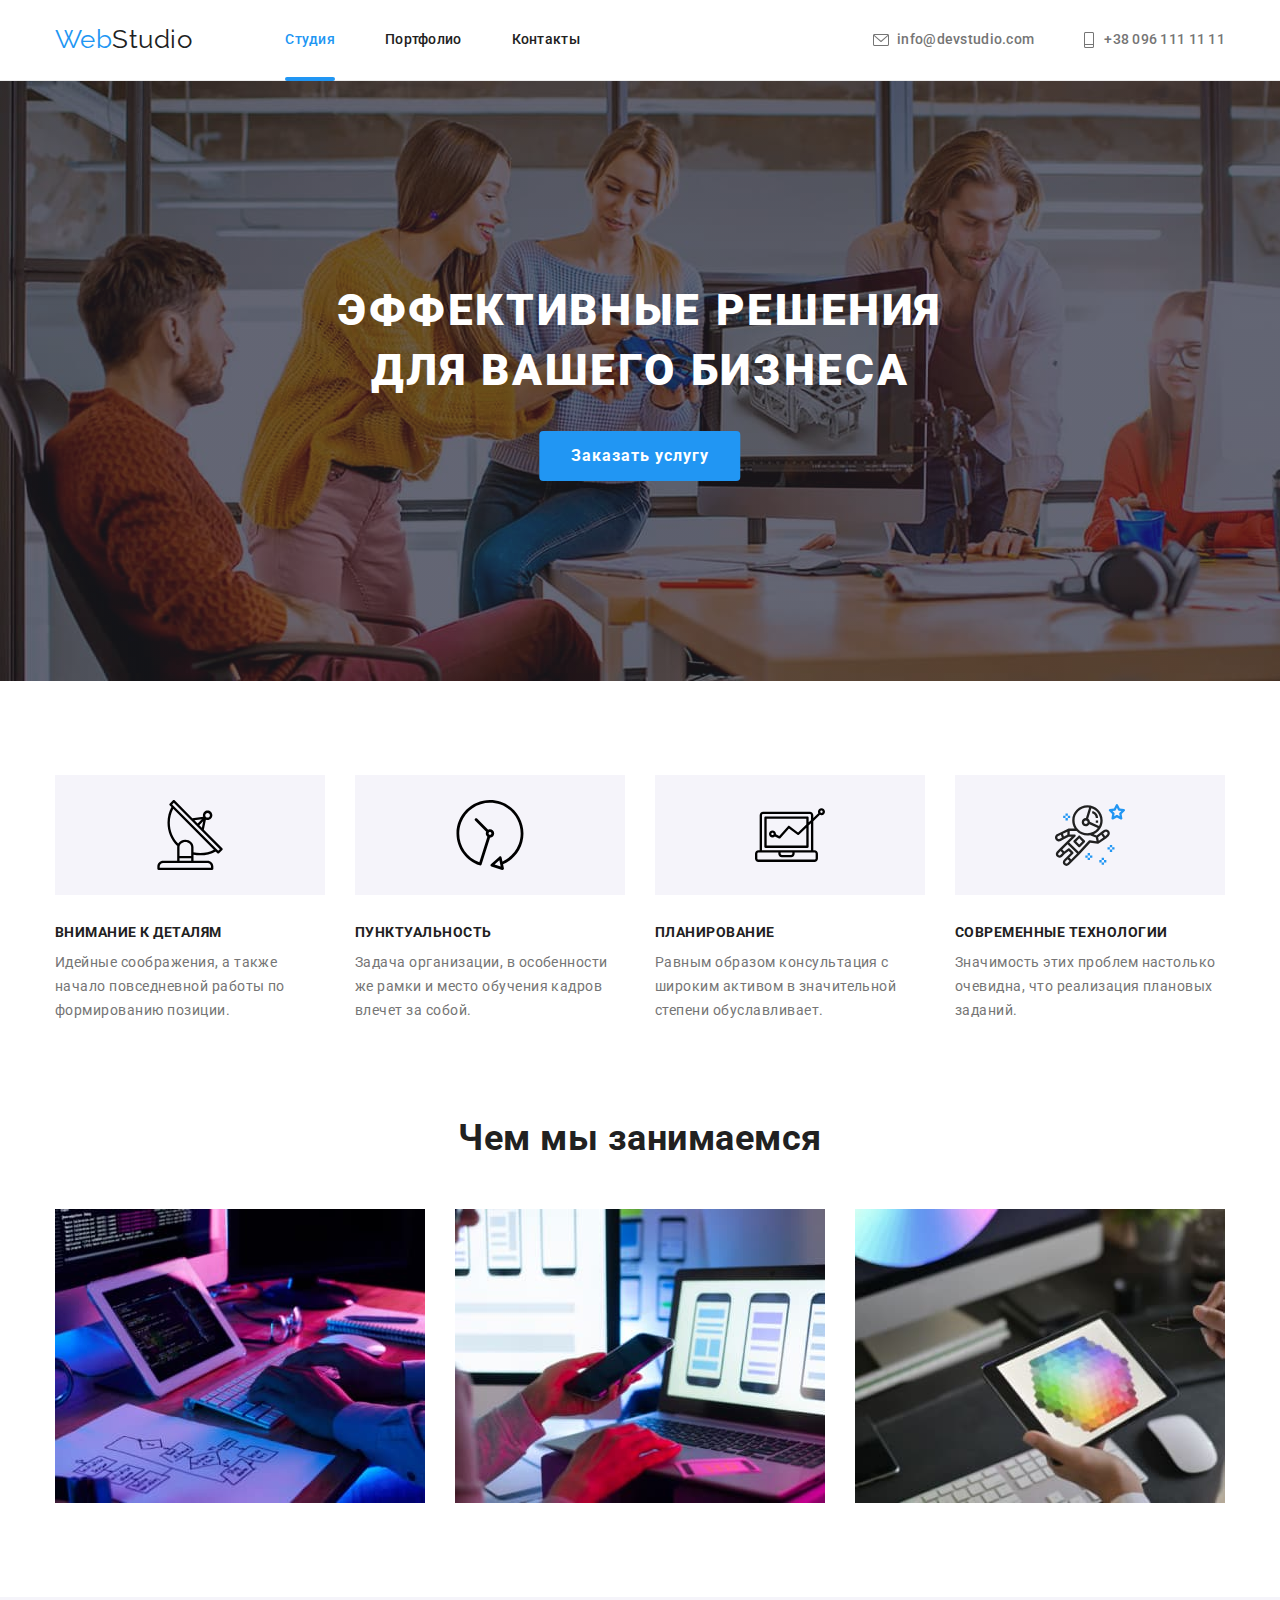
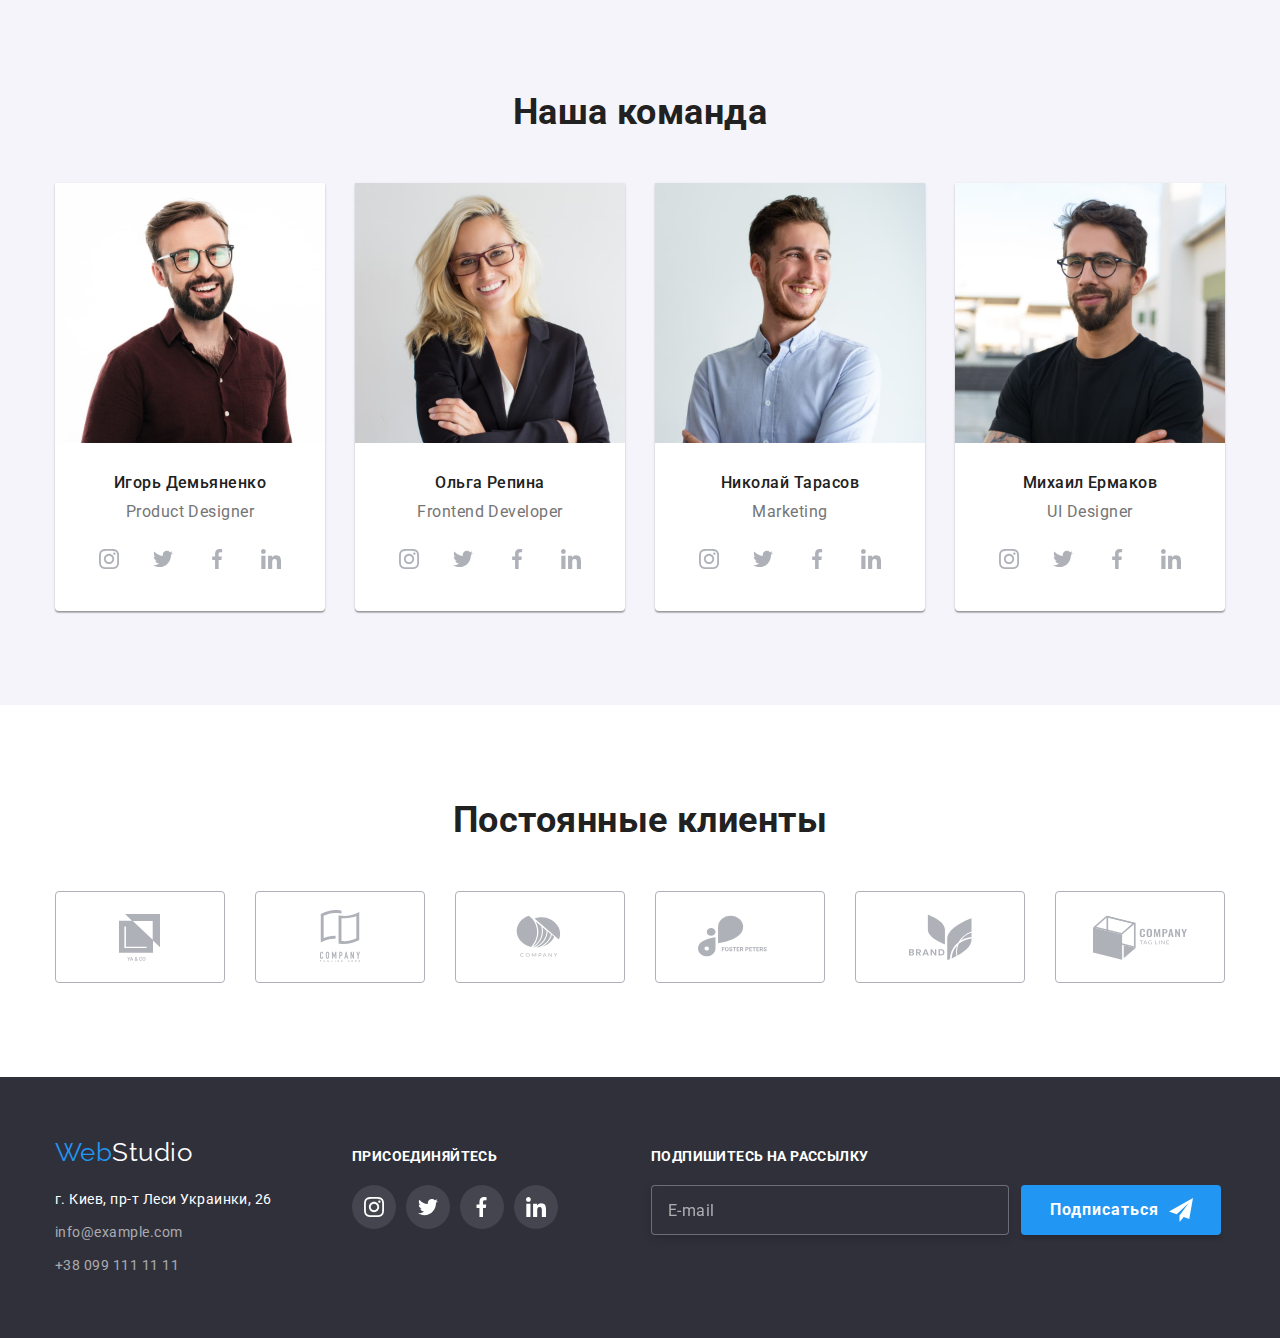
<file: index.html>
<!DOCTYPE html>
<html lang="ru">
  <head>
    <meta charset="UTF-8" />
    <meta http-equiv="X-UA-Compatible" content="IE=edge" />
    <meta name="viewport" content="width=device-width, initial-scale=1.0" />
    <title>Студия</title>
    <link rel="preconnect" href="https://fonts.googleapis.com" />
    <link rel="preconnect" href="https://fonts.gstatic.com" crossorigin />
    <link
      href="https://fonts.googleapis.com/css2?family=Raleway:wght@700&family=Roboto:wght@400;500;700;900&display=swap"
      rel="stylesheet"
    />
    <!-- <link rel="stylesheet" href="./css/modern-normalize.css" /> -->
    <!-- <link rel="stylesheet" href="./css/styles.css" /> -->
    <title>Препроцессор SASS</title>
    <link rel="stylesheet" href="./css/main.min.css" />
  </head>
  <body>
    <!-- Шапка сайта -->
    <header class="page-header">
      <div class="page-header__header container">
        <a class="page-header__logo" href="" lang="en"
          >Web<span class="page-header__accent">Studio</span></a
        >
        <button
          type="button"
          class="menu-button"
          aria-expanded="false"
          aria-controls="menu-container"
          data-header-mobile-open
        >
          <svg width="40px" height="40px" aria-label="переключатель мобильного меню">
            <use class="icon-menu" href="./images/sprite.svg#icon-menu"></use>
          </svg>
        </button>
        <div data-header-mobile class="header-mobile" id="menu-container">
          <button data-header-mobile-close type="button" class="header-mobile__button">
            <svg width="40" height="40">
              <use class="icon-cross" href="./images/sprite.svg#icon-close-header-mobile"></use>
            </svg>
          </button>
          <div class="header-mobile__flex">
            <nav>
              <ul class="header-mobile__nav">
                <li class="header-mobile__item">
                  <a href="./index.html" class="header-mobile__link header-mobile__link--current"
                    >Студия</a
                  >
                </li>
                <li class="header-mobile__item">
                  <a href="./portfolio/portfolio.html" class="header-mobile__link">Портфолио</a>
                </li>
                <li class="header-mobile__item">
                  <a href="" class="header-mobile__link">Контакты</a>
                </li>
              </ul>
            </nav>
            <div>
              <ul class="header-mobile__contacts">
                <li class="header-mobile__item-contact">
                  <a href="tel:+380961111111" class="header-mobile__tel"> +38 096 111 11 11 </a>
                </li>
                <li class="header-mobile__item-contact">
                  <a href="mailto:info@devstudio.com" class="header-mobile__mail">
                    info@devstudio.com
                  </a>
                </li>
              </ul>
              <ul class="header-mobile__social">
                <li class="header-mobile__socialitem">
                  <a class="header-mobile__sociallink" href="">Instagram</a>
                </li>
                <li class="header-mobile__socialitem">
                  <a class="header-mobile__sociallink" href="">Twitter</a>
                </li>
                <li class="header-mobile__socialitem">
                  <a class="header-mobile__sociallink" href="">Facebook</a>
                </li>
                <li class="header-mobile__socialitem">
                  <a class="header-mobile__sociallink" href="">LinkedIn</a>
                </li>
              </ul>
            </div>
          </div>
        </div>

        <div class="page-header__tablet-desktop">
          <nav>
            <ul class="page-header__nav">
              <li class="page-header__item">
                <a href="./index.html" class="page-header__link page-header__link--current"
                  >Студия</a
                >
              </li>
              <li class="page-header__item">
                <a href="./portfolio/portfolio.html" class="page-header__link">Портфолио</a>
              </li>
              <li class="page-header__item">
                <a href="" class="page-header__link">Контакты</a>
              </li>
            </ul>
          </nav>
          <ul class="page-header__contacts">
            <li class="page-header__item-contact">
              <a href="mailto:info@devstudio.com" class="page-header__mail"
                ><svg class="page-header__mailicon">
                  <use href="./images/sprite.svg#icon-envelope"></use>
                </svg>
                info@devstudio.com
              </a>
            </li>
            <li class="page-header__item-contact">
              <a href="tel:+380961111111" class="page-header__tel">
                <svg class="page-header__telicon">
                  <use href="./images/sprite.svg#icon-phone"></use>
                </svg>
                +38 096 111 11 11
              </a>
            </li>
          </ul>
        </div>
      </div>
    </header>

    <!-- Главное поле -->
    <main>
      <!-- Герой -->
      <section class="hero">
        <div class="container">
          <h1 class="hero__title">
            Эффективные решения <br />
            для вашего бизнеса
          </h1>
          <button data-modal-open type="button" class="hero__button">Заказать услугу</button>
          <div data-modal class="modal__backdrop modal__backdrop--is-hidden">
            <div class="modal">
              <button data-modal-close type="button" class="modal__btnclose">
                <svg width="11" height="11">
                  <use href="./images/sprite.svg#icon-button-modal-close"></use>
                </svg>
              </button>
              <form class="modal__form" autocomplete="off">
                <h3 class="modal__title">Оставьте свои данные, мы вам перезвоним</h3>

                <div class="modal__field">
                  <label class="modal__label" for="user-name">Имя</label>
                  <input
                    class="modal__input"
                    type="text"
                    name="user-name"
                    id="user-name"
                    autocomplete="on"
                    autofocus
                  />
                  <svg class="modal__svg" width="12" height="12">
                    <use href="./images/sprite.svg#icon-man"></use>
                  </svg>
                </div>

                <div class="modal__field">
                  <label class="modal__label" for="user-tel">Телефон</label>
                  <input
                    class="modal__input"
                    type="tel"
                    name="user-tel"
                    id="user-tel"
                    autocomplete="on"
                  />
                  <svg class="modal__svg" width="12" height="12">
                    <use href="./images/sprite.svg#icon-handset"></use>
                  </svg>
                </div>

                <div class="modal__field">
                  <label class="modal__label" for="user-email">Почта</label>
                  <input
                    class="modal__input"
                    type="email"
                    name="user-email"
                    id="user-email"
                    autocomplete="on"
                  />
                  <svg class="modal__svg" width="12" height="12">
                    <use href="./images/sprite.svg#icon-envelop-black"></use>
                  </svg>
                </div>

                <div class="modal__field modal__comment">
                  <label class="modal__label" for="comment">Комментарий</label>
                  <textarea
                    class="modal__textarea"
                    name="comment"
                    id="comment"
                    rows="10"
                    placeholder="Введите текст"
                  ></textarea>
                </div>

                <div class="modal__field modal__agreement">
                  <label class="modal__condition" for="agreement">
                    <input
                      class="modal__checkbox"
                      type="checkbox"
                      name=""
                      value="agreement"
                      id="agreement"
                    />
                    <svg class="modal__icon" width="16" height="15">
                      <use href="./images/sprite.svg#icon-check"></use>
                    </svg>
                    <span class="modal__text">Соглашаюсь с рассылкой и принимаю</span>
                    <a class="modal__text--accent" href="">Условия договора</a>
                  </label>
                </div>
                <button class="modal__button" type="submit">Отправить</button>
              </form>
            </div>
          </div>
        </div>
      </section>

      <!-- Преимущества -->
      <section class="features">
        <div class="container">
          <ul class="features__list">
            <li class="features__item features__item-antenna">
              <div class="features__bgc">
                <svg class="features__icon">
                  <use href="./images/sprite.svg#icon-antenna"></use>
                </svg>
              </div>
              <h3 class="features__title">Внимание к деталям</h3>
              <p class="features__text">
                Идейные соображения, а также начало повседневной работы по формированию позиции.
              </p>
            </li>
            <li class="features__item features__item-clock">
              <div class="features__bgc">
                <svg class="features__icon">
                  <use href="./images/sprite.svg#icon-clock"></use>
                </svg>
              </div>
              <h3 class="features__title">Пунктуальность</h3>
              <p class="features__text">
                Задача организации, в особенности же рамки и место обучения кадров влечет за собой.
              </p>
            </li>
            <li class="features__item features__item-computer">
              <div class="features__bgc">
                <svg class="features__icon">
                  <use href="./images/sprite.svg#icon-computer"></use>
                </svg>
              </div>
              <h3 class="features__title">Планирование</h3>
              <p class="features__text">
                Равным образом консультация с широким активом в значительной степени обуславливает.
              </p>
            </li>
            <li class="features__item features__item-astronaut">
              <div class="features__bgc">
                <svg class="features__icon">
                  <use href="./images/sprite.svg#icon-astronaut"></use>
                </svg>
              </div>
              <h3 class="features__title">Современные технологии</h3>
              <p class="features__text">
                Значимость этих проблем настолько очевидна, что реализация плановых заданий.
              </p>
            </li>
          </ul>
        </div>
      </section>

      <!-- Примеры работ -->
      <section class="examples">
        <div class="container">
          <h2 class="examples__title">Чем мы занимаемся</h2>
          <ul class="examples__list">
            <li class="examples__item">
              <img
                class="examples__photo"
                srcset="./images/example_code.jpg 1x, ./images/example_code2x.jpg 2x"
                src="./images/example_code.jpg"
                alt="Человек пишет программный код"
                width="370"
                height="294"
              />
              <div class="examples__window">Десктопные приложения</div>
            </li>
            <li class="examples__item">
              <img
                class="examples__photo"
                srcset="./images/example_display.jpg 1x, ./images/example_display2x.jpg 2x"
                src="./images/example_display.jpg"
                alt="Человек верстает сайт"
                width="370"
                height="294"
              />
              <div class="examples__window">Мобильные приложения</div>
            </li>
            <li class="examples__item">
              <img
                class="examples__photo"
                srcset="./images/example_color.jpg 1x, ./images/example_color2x.jpg 2x"
                src="./images/example_color.jpg"
                alt="Человек подбирает цветовую гамму"
                width="370"
                height="294"
              />
              <div class="examples__window">Дизайнерские решения</div>
            </li>
          </ul>
        </div>
      </section>

      <!-- Команда -->
      <section class="team">
        <div class="container">
          <h2 class="team__title">Наша команда</h2>
          <ul class="team__list">
            <li class="team__item">
              <picture>
                <source srcset="./images/ihor(mobile).jpg" media="(max-width: 767px)" />
                <source srcset="./images/ihor(tablet).jpg" media="(max-width: 1199px)" />
                <img class="team__photo" src="./images/ihor.jpg" alt="Фото Игорь Демьяненко" />
              </picture>
              <div class="team__data">
                <h3 class="team__name">Игорь Демьяненко</h3>
                <p class="team__text" lang="en">Product Designer</p>
              </div>
              <ul class="team__links">
                <li class="team__button">
                  <a class="team__btnlink" href="">
                    <svg class="team__btnitem" width="20" height="20">
                      <use href="./images/sprite.svg#icon-instagram-1"></use>
                    </svg>
                  </a>
                </li>
                <li class="team__button">
                  <a class="team__btnlink" href="">
                    <svg class="team__btnitem" width="20" height="20">
                      <use href="./images/sprite.svg#icon-twitter-1"></use>
                    </svg>
                  </a>
                </li>
                <li class="team__button">
                  <a class="team__btnlink" href="">
                    <svg class="team__btnitem" width="20" height="20">
                      <use href="./images/sprite.svg#icon-fb-1"></use>
                    </svg>
                  </a>
                </li>
                <li class="team__button">
                  <a class="team__btnlink" href="">
                    <svg class="team__btnitem" width="20" height="20">
                      <use href="./images/sprite.svg#icon-linkedin-1"></use>
                    </svg>
                  </a>
                </li>
              </ul>
            </li>
            <li class="team__item">
              <picture>
                <source srcset="./images/olga(mobile).jpg" media="(max-width: 767px)" />
                <source srcset="./images/olga(tablet).jpg" media="(max-width: 1199px)" />
                <img class="team__photo" src="./images/olga.jpg" alt="Фото Ольга Репина" />
              </picture>
              <div class="team__data">
                <h3 class="team__name">Ольга Репина</h3>
                <p class="team__text" lang="en">Frontend Developer</p>
              </div>
              <ul class="team__links">
                <li class="team__button">
                  <a class="team__btnlink" href="">
                    <svg class="team__btnitem" width="20" height="20">
                      <use href="./images/sprite.svg#icon-instagram-1"></use>
                    </svg>
                  </a>
                </li>
                <li class="team__button">
                  <a class="team__btnlink" href="">
                    <svg class="team__btnitem" width="20" height="20">
                      <use href="./images/sprite.svg#icon-twitter-1"></use>
                    </svg>
                  </a>
                </li>
                <li class="team__button">
                  <a class="team__btnlink" href="">
                    <svg class="team__btnitem" width="20" height="20">
                      <use href="./images/sprite.svg#icon-fb-1"></use>
                    </svg>
                  </a>
                </li>
                <li class="team__button">
                  <a class="team__btnlink" href="">
                    <svg class="team__btnitem" width="20" height="20">
                      <use href="./images/sprite.svg#icon-linkedin-1"></use>
                    </svg>
                  </a>
                </li>
              </ul>
            </li>
            <li class="team__item">
              <picture>
                <source srcset="./images/nikolai(mobile).jpg" media="(max-width: 767px)" />
                <source srcset="./images/nikolai(tablet).jpg" media="(max-width: 1199px)" />
                <img class="team__photo" src="./images/nikolai.jpg" alt="Фото Николай Тарасов" />
              </picture>
              <div class="team__data">
                <h3 class="team__name">Николай Тарасов</h3>
                <p class="team__text" lang="en">Marketing</p>
              </div>
              <ul class="team__links">
                <li class="team__button">
                  <a class="team__btnlink" href="">
                    <svg class="team__btnitem" width="20" height="20">
                      <use href="./images/sprite.svg#icon-instagram-1"></use>
                    </svg>
                  </a>
                </li>
                <li class="team__button">
                  <a class="team__btnlink" href="">
                    <svg class="team__btnitem" width="20" height="20">
                      <use href="./images/sprite.svg#icon-twitter-1"></use>
                    </svg>
                  </a>
                </li>
                <li class="team__button">
                  <a class="team__btnlink" href="">
                    <svg class="team__btnitem" width="20" height="20">
                      <use href="./images/sprite.svg#icon-fb-1"></use>
                    </svg>
                  </a>
                </li>
                <li class="team__button">
                  <a class="team__btnlink" href="">
                    <svg class="team__btnitem" width="20" height="20">
                      <use href="./images/sprite.svg#icon-linkedin-1"></use>
                    </svg>
                  </a>
                </li>
              </ul>
            </li>
            <li class="team__item">
              <picture>
                <source srcset="./images/mihail(mobile).jpg" media="(max-width: 767px)" />
                <source srcset="./images/mihail(tablet).jpg" media="(max-width: 1199px)" />
                <img class="team__photo" src="./images/mihail.jpg" alt="Фото Михаил Ермаков" />
              </picture>
              <div class="team__data">
                <h3 class="team__name">Михаил Ермаков</h3>
                <p class="team__text" lang="en">UI Designer</p>
              </div>
              <ul class="team__links">
                <li class="team__button">
                  <a class="team__btnlink" href="">
                    <svg class="team__btnitem" width="20" height="20">
                      <use href="./images/sprite.svg#icon-instagram-1"></use>
                    </svg>
                  </a>
                </li>
                <li class="team__button">
                  <a class="team__btnlink" href="">
                    <svg class="team__btnitem" width="20" height="20">
                      <use href="./images/sprite.svg#icon-twitter-1"></use>
                    </svg>
                  </a>
                </li>
                <li class="team__button">
                  <a class="team__btnlink" href="">
                    <svg class="team__btnitem" width="20" height="20">
                      <use href="./images/sprite.svg#icon-fb-1"></use>
                    </svg>
                  </a>
                </li>
                <li class="team__button">
                  <a class="team__btnlink" href="">
                    <svg class="team__btnitem" width="20" height="20">
                      <use href="./images/sprite.svg#icon-linkedin-1"></use>
                    </svg>
                  </a>
                </li>
              </ul>
            </li>
          </ul>
        </div>
      </section>

      <!-- Клиенты -->
      <section class="clients">
        <div class="container">
          <h2 class="clients__title">Постоянные клиенты</h2>
          <ul class="clients__links">
            <li class="clients__icon">
              <a class="clients__button" href="">
                <svg class="clients__btnlink" width="106" height="60">
                  <use href="./images/sprite.svg#icon-company-1"></use>
                </svg>
                <!-- <svg
                  width="106"
                  height="60"
                  fill="none"
                  xmlns="http://www.w3.org/2000/svg"
                >
                  <path
                    fill-rule="evenodd"
                    clip-rule="evenodd"
                    d="m38 7 7.008 6.634L32 13.626v32.188h34V33.507l7 6.627V7H38Zm27.692 25.728-19.87-18.81h19.87v18.81Zm-6.169 8.377H37.38V19.459h1.565V39.64h20.578v1.465ZM42.61 50.1l-.818 1.685-.818-1.685h-.686l1.194 2.246v1.309h.62v-1.309l1.191-2.246h-.683Zm1.028 3.555.288-.828h1.377l.29.828h.645l-1.345-3.555h-.555l-1.342 3.555h.642Zm.976-2.8.515 1.474h-1.03l.515-1.475Zm3.257 1.389a.807.807 0 0 0-.134.451c0 .3.105.543.315.73.211.186.493.279.844.279.352 0 .655-.096.909-.286l.2.237h.688l-.522-.618c.205-.28.307-.639.307-1.077h-.515c0 .24-.05.457-.149.652l-.686-.81.242-.176a1.34 1.34 0 0 0 .369-.371.785.785 0 0 0 .112-.41.732.732 0 0 0-.249-.564.895.895 0 0 0-.635-.23c-.286 0-.514.082-.683.244-.17.162-.254.381-.254.66 0 .114.027.231.08.354.056.122.153.27.29.444-.263.189-.44.352-.529.49Zm1.604.786a.905.905 0 0 1-.561.2.585.585 0 0 1-.425-.154.533.533 0 0 1-.159-.4c0-.19.098-.36.293-.508l.076-.054.776.916Zm-.637-1.575c-.168-.207-.252-.378-.252-.515 0-.119.035-.217.103-.295a.348.348 0 0 1 .276-.118.37.37 0 0 1 .266.1c.07.066.105.145.105.237a.44.44 0 0 1-.151.345l-.076.06-.271.186Zm5.786 1.931c.244-.213.384-.51.42-.888h-.615c-.033.254-.11.435-.232.544-.122.11-.305.164-.547.164-.265 0-.467-.101-.605-.303-.137-.202-.206-.495-.206-.88v-.314c.004-.38.077-.666.22-.862.145-.197.352-.295.62-.295.231 0 .406.057.525.17.12.113.195.297.225.552h.615c-.04-.389-.178-.69-.417-.903-.24-.213-.555-.32-.948-.32-.291 0-.548.07-.771.208a1.346 1.346 0 0 0-.51.59 2.082 2.082 0 0 0-.179.887v.332c.005.327.066.614.183.862.118.247.284.438.498.573.217.134.467.2.75.2.405 0 .73-.105.974-.317Zm3.63-.498c.12-.264.181-.57.181-.918v-.197a2.149 2.149 0 0 0-.185-.911 1.356 1.356 0 0 0-.52-.6c-.224-.14-.48-.21-.77-.21-.29 0-.546.07-.771.212-.223.14-.396.342-.52.608a2.174 2.174 0 0 0-.183.918v.2c.002.34.063.64.185.9.124.261.298.462.523.604.226.14.483.21.771.21.292 0 .549-.07.772-.21.224-.142.397-.344.517-.606Zm-.661-2.01c.15.21.224.513.224.907v.185c0 .4-.074.705-.222.913-.146.209-.356.313-.63.313a.738.738 0 0 1-.634-.32c-.152-.213-.227-.515-.227-.906v-.205c.003-.382.08-.678.229-.886a.731.731 0 0 1 .627-.315c.274 0 .485.105.633.315Z"
                    fill="#AFB1B8"
                  />
                </svg> -->
              </a>
            </li>
            <li class="clients__icon">
              <a class="clients__button" href="">
                <svg class="clients__btnlink" width="106" height="60">
                  <use href="./images/sprite.svg#icon-company-2"></use>
                </svg>
                <!-- <svg
                  width="106"
                  height="60"
                  fill="none"
                  xmlns="http://www.w3.org/2000/svg"
                >
                  <path
                    fill-rule="evenodd"
                    clip-rule="evenodd"
                    d="M50.114 5.935h-.137c-.21-.013-.42-.018-.63-.023h-.455c-.397 0-.802.01-1.204.03a.625.625 0 0 0-.091 0A28.275 28.275 0 0 0 37.08 8.625l-.432.208v22.142l1.012-.344c.888-.305 1.834-.58 2.813-.834a34.329 34.329 0 0 1 8.095-1.075v2.909c-.362.002-.713.012-1.065.03h-.084a32.36 32.36 0 0 0-6.228.956 31.635 31.635 0 0 0-7.42 2.892V7.112a29.727 29.727 0 0 1 7.785-3.166A29.793 29.793 0 0 1 48.892 3h.427c.511.013 1.01.036 1.478.071 1.233.087 2.456.282 3.655.583v2.863a22.623 22.623 0 0 0-3.541-.534l-.073-.006c-.247-.021-.494-.042-.724-.042Zm5.039 2.926c.635.049 1.293.072 1.958.072a31.467 31.467 0 0 0 7.713-.99A31.777 31.777 0 0 0 72.24 5.05v27.89a29.815 29.815 0 0 1-7.786 3.166 29.943 29.943 0 0 1-7.337.944 22.405 22.405 0 0 1-5.565-.656V8.322c.43.1.873.191 1.323.267.739.125 1.518.216 2.277.272Zm14.194.217-1.012.34c-.93.313-1.87.593-2.813.842a34.263 34.263 0 0 1-8.406 1.078c-.66 0-1.267-.018-1.854-.056l-.807-.053V34.006l.693.06c.642.057 1.305.085 1.973.085a26.884 26.884 0 0 0 6.62-.857 27.764 27.764 0 0 0 5.174-1.86l.432-.208V9.078Z"
                    fill="#AFB1B8"
                  />
                  <path
                    d="M35.737 45.212a1.491 1.491 0 0 0-1.126-.455 1.672 1.672 0 0 0-.65.122 1.464 1.464 0 0 0-.832.842c-.08.2-.119.413-.116.628v3.794c-.01.267.042.533.149.778.09.195.219.368.38.509.151.127.329.22.52.27.185.051.376.078.567.078.211.002.42-.043.612-.132a1.6 1.6 0 0 0 .96-1.465v-.424h-.993v.338a.88.88 0 0 1-.058.338.608.608 0 0 1-.144.214.697.697 0 0 1-.415.145.503.503 0 0 1-.465-.204.898.898 0 0 1-.132-.508v-3.538c-.006-.196.036-.39.122-.567a.507.507 0 0 1 .485-.229.527.527 0 0 1 .443.214.806.806 0 0 1 .164.509v.328h.982v-.387a1.79 1.79 0 0 0-.121-.664 1.56 1.56 0 0 0-.332-.534ZM41.629 45.17a1.765 1.765 0 0 0-1.128-.418c-.202 0-.403.037-.592.107A1.56 1.56 0 0 0 39 45.7c-.1.231-.15.482-.145.735v3.638c-.007.256.043.51.145.745.09.196.22.37.384.509.152.14.33.25.524.32.19.07.39.106.592.107a1.714 1.714 0 0 0 1.128-.427c.158-.142.285-.315.374-.509.102-.234.151-.489.145-.745v-3.639a1.77 1.77 0 0 0-.145-.734 1.641 1.641 0 0 0-.374-.532Zm-.463 4.904a.656.656 0 0 1-.197.527.727.727 0 0 1-.934 0 .65.65 0 0 1-.197-.527v-3.639a.653.653 0 0 1 .197-.526.726.726 0 0 1 .934 0 .652.652 0 0 1 .197.526v3.64ZM49.367 51.7v-6.89h-.953l-1.253 3.647h-.017l-1.263-3.646h-.943v6.888h.984v-4.19h.018l.963 2.962h.491l.971-2.962h.018v4.19h.984ZM54.958 45.294c-.151-.17-.343-.3-.556-.377a2.184 2.184 0 0 0-.714-.107h-1.462v6.89h.982v-2.691h.505c.307.014.611-.051.886-.188a1.43 1.43 0 0 0 .539-.527c.113-.183.19-.387.225-.6a4.9 4.9 0 0 0 .053-.783c.01-.33-.023-.662-.096-.984a1.466 1.466 0 0 0-.362-.633Zm-.506 2.1a.867.867 0 0 1-.091.359.552.552 0 0 1-.253.241 1.006 1.006 0 0 1-.463.087h-.448v-2.342h.506a.942.942 0 0 1 .443.086.556.556 0 0 1 .23.254c.054.121.083.252.086.384v.458c0 .16.01.326 0 .473h-.01ZM59.608 44.81h-.805l-1.518 6.89h.982l.288-1.48h1.339l.288 1.48h.981l-1.555-6.89Zm-.906 4.471.483-2.497h.018l.48 2.497h-.981ZM65.95 48.96h-.018l-1.482-4.15h-.944v6.89h.981v-4.143h.02l1.5 4.142h.924v-6.888h-.981v4.15ZM71.948 44.81l-.79 2.74h-.02l-.79-2.74H69.31l1.348 3.978v2.911h.982v-2.911l1.348-3.977h-1.04ZM33 53.645h.473v1.327h.321v-1.328h.47v-.272H33v.273ZM36.977 53.372l-.62 1.6h.341l.132-.364h.638l.136.364h.35l-.636-1.6h-.341Zm-.05.967.217-.593.217.593h-.435ZM40.908 54.382h.37v.206a.613.613 0 0 1-.38.135.404.404 0 0 1-.34-.153.67.67 0 0 1-.118-.417c0-.356.154-.534.46-.534a.337.337 0 0 1 .362.255l.316-.062c-.068-.312-.293-.47-.678-.47a.804.804 0 0 0-.559.206.78.78 0 0 0-.23.615.872.872 0 0 0 .205.6.776.776 0 0 0 .607.235.96.96 0 0 0 .678-.255v-.63h-.693v.27ZM44.923 53.372h-.324v1.6h1.12V54.7h-.796v-1.328ZM48.318 53.372h-.324v1.6h.324v-1.6ZM51.636 54.44l-.655-1.068h-.313v1.6h.3v-1.045l.643 1.045h.322v-1.6h-.297v1.069ZM54.637 54.267h.797v-.272h-.797v-.35h.857v-.273h-1.181v1.6h1.214V54.7h-.89v-.433ZM61.912 54.003h-.63v-.63h-.32v1.599h.32v-.7h.63v.7h.322v-1.6h-.322v.631ZM64.93 54.267h.8v-.272h-.8v-.35h.86v-.273H64.61v1.6h1.212V54.7h-.89v-.433ZM69.023 54.268c.279-.044.42-.191.42-.445a.383.383 0 0 0-.157-.356.904.904 0 0 0-.468-.094h-.678v1.599h.322v-.669h.063a.431.431 0 0 1 .2.036c.047.029.086.069.114.117l.349.508h.384l-.195-.312a1.115 1.115 0 0 0-.354-.384Zm-.324-.222h-.237v-.401h.253a.84.84 0 0 1 .326.038.21.21 0 0 1-.015.325.913.913 0 0 1-.327.038ZM72.11 54.267h.796v-.272h-.796v-.35h.86v-.273h-1.184v1.6H73V54.7h-.89v-.433Z"
                    fill="#AFB1B8"
                  />
                </svg> -->
              </a>
            </li>
            <li class="clients__icon">
              <a class="clients__button" href="">
                <svg class="clients__btnlink" width="106" height="60">
                  <use href="./images/sprite.svg#icon-company-3"></use>
                </svg>
                <!-- <svg
                  width="106"
                  height="60"
                  fill="none"
                  xmlns="http://www.w3.org/2000/svg"
                >
                  <path
                    d="M36.406 49.101c.016 0 .032.004.046.01a.121.121 0 0 1 .039.024l.218.208c-.17.169-.379.304-.614.396a2.39 2.39 0 0 1-.87.142c-.28.005-.558-.04-.817-.133a1.794 1.794 0 0 1-.617-.374 1.674 1.674 0 0 1-.397-.578 1.926 1.926 0 0 1-.14-.742 1.724 1.724 0 0 1 .573-1.322c.186-.163.409-.291.654-.377.269-.09.555-.135.843-.132a2.27 2.27 0 0 1 .782.12c.216.082.414.195.587.335l-.183.222a.178.178 0 0 1-.046.04.125.125 0 0 1-.074.017.178.178 0 0 1-.08-.023l-.097-.06-.137-.076a1.548 1.548 0 0 0-.43-.132 1.891 1.891 0 0 0-.325-.024 1.76 1.76 0 0 0-.605.1 1.39 1.39 0 0 0-.475.28c-.136.128-.24.28-.308.445a1.5 1.5 0 0 0-.111.587 1.53 1.53 0 0 0 .111.597c.067.164.17.314.303.443.125.12.28.215.453.275.178.064.368.096.561.095.111.001.223-.005.333-.019a1.316 1.316 0 0 0 .72-.306.171.171 0 0 1 .103-.038ZM42.704 48.054a1.81 1.81 0 0 1-.147.737 1.594 1.594 0 0 1-.41.572 1.889 1.889 0 0 1-.645.375 2.655 2.655 0 0 1-1.658 0 1.91 1.91 0 0 1-.64-.377 1.678 1.678 0 0 1-.415-.578 1.922 1.922 0 0 1 0-1.475c.093-.216.234-.413.415-.58.182-.159.4-.282.64-.363a2.61 2.61 0 0 1 1.658 0c.242.085.461.213.643.376.18.165.32.36.412.571.101.238.151.489.147.742Zm-.572 0a1.566 1.566 0 0 0-.104-.593 1.22 1.22 0 0 0-.752-.722 1.918 1.918 0 0 0-1.205 0 1.295 1.295 0 0 0-.461.28 1.191 1.191 0 0 0-.295.443 1.737 1.737 0 0 0 0 1.184 1.209 1.209 0 0 0 .756.72c.388.127.816.127 1.205 0 .175-.061.332-.156.46-.277.131-.129.23-.28.292-.443.073-.19.108-.391.104-.592ZM47.001 48.675l.058.132c.021-.047.04-.09.062-.132a1.23 1.23 0 0 1 .071-.13l1.393-2.201c.028-.038.052-.062.08-.069a.373.373 0 0 1 .114-.012h.412v3.58h-.488V47.1a.938.938 0 0 1 0-.124L47.3 49.208a.203.203 0 0 1-.082.081.246.246 0 0 1-.12.03h-.079a.243.243 0 0 1-.12-.03.2.2 0 0 1-.081-.081l-1.443-2.246V49.835h-.471v-3.572h.411a.373.373 0 0 1 .115.012c.034.015.06.039.076.069l1.423 2.203a.76.76 0 0 1 .071.128ZM52.244 48.497v1.34H51.7v-3.574h1.216c.23-.004.458.023.679.078.176.044.34.12.48.223a.922.922 0 0 1 .272.35c.065.146.096.302.093.458a.993.993 0 0 1-.395.815c-.14.107-.305.188-.483.236a2.3 2.3 0 0 1-.657.083l-.66-.01Zm0-.384h.66c.143.002.286-.017.423-.054a.924.924 0 0 0 .305-.154.686.686 0 0 0 .25-.538.605.605 0 0 0-.054-.291.69.69 0 0 0-.19-.244 1.172 1.172 0 0 0-.734-.192h-.66v1.473ZM59.573 49.842h-.43a.205.205 0 0 1-.12-.033.222.222 0 0 1-.072-.083l-.37-.864h-1.863l-.384.864a.205.205 0 0 1-.19.116h-.432l1.636-3.58h.567l1.658 3.58Zm-2.7-1.329h1.538l-.648-1.457c-.05-.11-.09-.222-.123-.336l-.063.187c-.019.057-.04.11-.06.152l-.643 1.454ZM61.929 46.28c.032.015.06.037.081.063l2.386 2.699v-2.779h.488v3.58h-.272a.265.265 0 0 1-.112-.022.299.299 0 0 1-.088-.066l-2.382-2.696a.974.974 0 0 1 0 .123v2.66h-.488v-3.58h.289c.033 0 .067.006.098.017ZM68.903 48.419v1.421h-.545V48.42l-1.508-2.156h.488a.197.197 0 0 1 .117.03c.03.024.055.051.074.081l.943 1.391c.038.06.071.114.098.166.028.052.05.102.069.151l.07-.154c.027-.056.058-.11.093-.163l.93-1.4a.376.376 0 0 1 .07-.076.182.182 0 0 1 .118-.035h.493l-1.51 2.165ZM46.731 40.256c.237.026.477.047.72.066 3.679-1.43 6.791-3.77 8.948-6.728 2.156-2.958 3.261-6.403 3.177-9.904l-4.054-3.522c.824 3.727.438 7.58-1.114 11.128-1.553 3.548-4.21 6.65-7.677 8.96Z"
                    fill="#AFB1B8"
                  />
                  <path
                    d="m45.284 40.092.109.02c3.704-2.303 6.527-5.517 8.106-9.228 1.579-3.711 1.84-7.749.75-11.59l-5.775-5.017c2.335 4.124 3.276 8.74 2.71 13.31-.564 4.57-2.61 8.906-5.9 12.505ZM64.868 27.826c-.981 3.847-3.364 7.316-6.794 9.893a21.629 21.629 0 0 1-3.229 2.013c2.794-.713 5.361-1.974 7.505-3.686s3.807-3.829 4.86-6.187l-2.342-2.033Z"
                    fill="#AFB1B8"
                  />
                  <path
                    d="m63.949 27.26-3.334-2.897c-.064 3.303-1.145 6.531-3.13 9.348-1.986 2.818-4.804 5.122-8.16 6.673h.016c.748 0 1.495-.04 2.238-.116 3.137-1.113 5.909-2.883 8.067-5.153 2.159-2.27 3.637-4.968 4.303-7.855ZM45.766 12.16 41.788 8.7c-3.556 1.194-6.614 3.293-8.775 6.022-2.16 2.73-3.322 5.961-3.333 9.274.013 3.66 1.431 7.212 4.03 10.093 2.597 2.88 6.227 4.927 10.314 5.814 3.648-3.862 5.785-8.634 6.098-13.623.313-4.99-1.213-9.935-4.356-14.12ZM73.14 26.727c-.014-4.342-2.006-8.503-5.54-11.574-3.534-3.07-8.324-4.801-13.322-4.814a21.18 21.18 0 0 0-6.753 1.092L71.88 32.593a14.352 14.352 0 0 0 1.26-5.866Z"
                    fill="#AFB1B8"
                  />
                </svg> -->
              </a>
            </li>
            <li class="clients__icon">
              <a class="clients__button" href="">
                <svg class="clients__btnlink" width="106" height="60">
                  <use href="./images/sprite.svg#icon-company-4"></use>
                </svg>
                <!-- <svg
                  width="106"
                  height="60"
                  fill="none"
                  xmlns="http://www.w3.org/2000/svg"
                >
                  <path
                    d="M24.146 21.103h-.003c-2.398 0-4.342 1.727-4.342 3.858v.003c0 2.131 1.944 3.859 4.342 3.859h.003c2.398 0 4.342-1.728 4.342-3.859v-.002c0-2.132-1.944-3.86-4.342-3.86ZM56.195 19.87c-.007-2.96-1.333-5.798-3.688-7.891C50.153 9.886 46.96 8.707 43.63 8.7c-3.332.005-6.526 1.184-8.882 3.277-2.356 2.094-3.682 4.931-3.69 7.892v16.323s25.134-2.488 25.137-16.32v-.003ZM11 41.55c.006 2.06.93 4.033 2.568 5.49 1.638 1.456 3.859 2.277 6.176 2.283 2.317-.006 4.537-.827 6.176-2.283 1.638-1.456 2.562-3.429 2.568-5.488V30.194S11 31.927 11 41.55Zm8.744 2.034c-.453 0-.895-.119-1.272-.343a2.107 2.107 0 0 1-.843-.913 1.825 1.825 0 0 1-.13-1.175c.088-.395.306-.758.626-1.042.32-.285.728-.479 1.172-.557a2.558 2.558 0 0 1 1.323.115c.419.154.776.415 1.028.75s.386.728.386 1.13c.001.268-.057.534-.172.782a2.036 2.036 0 0 1-.496.662c-.212.19-.465.34-.744.443a2.539 2.539 0 0 1-.878.156v-.008ZM37.418 42.464H35.73v1.743h-.879V39.94h2.778v.712H35.73v1.102h1.688v.709Zm4.224-.293c0 .42-.074.788-.222 1.104-.149.317-.362.56-.64.733a1.755 1.755 0 0 1-.948.258c-.354 0-.67-.085-.947-.255a1.695 1.695 0 0 1-.644-.727 2.511 2.511 0 0 1-.231-1.09v-.21c0-.42.075-.79.225-1.108.152-.32.366-.566.642-.735.277-.172.593-.258.949-.258.355 0 .67.086.946.258.278.17.491.415.642.735.152.318.228.686.228 1.104v.19Zm-.89-.194c0-.447-.08-.787-.24-1.02a.783.783 0 0 0-.686-.348.782.782 0 0 0-.683.346c-.16.229-.241.564-.243 1.008v.208c0 .435.08.773.24 1.013.16.24.39.36.692.36a.775.775 0 0 0 .68-.345c.158-.232.238-.57.24-1.014v-.208Zm3.74 1.11a.447.447 0 0 0-.175-.38c-.117-.09-.328-.184-.633-.281a4.575 4.575 0 0 1-.723-.293c-.485-.262-.727-.615-.727-1.058 0-.23.064-.436.193-.615.131-.182.318-.323.56-.425.244-.101.518-.152.82-.152.305 0 .576.055.815.167.238.11.423.264.553.466.133.2.2.43.2.685h-.88c0-.195-.06-.347-.184-.454-.123-.11-.296-.164-.518-.164-.215 0-.382.046-.501.138a.426.426 0 0 0-.179.357c0 .139.07.255.208.349.14.093.347.181.618.263.5.15.864.337 1.093.56.228.222.343.5.343.832 0 .369-.14.66-.42.87-.279.209-.654.314-1.127.314-.328 0-.627-.06-.897-.18a1.438 1.438 0 0 1-.618-.494 1.27 1.27 0 0 1-.21-.727h.881c0 .47.281.706.844.706.209 0 .372-.042.49-.126a.418.418 0 0 0 .175-.357Zm4.691-2.434h-1.306v3.554h-.88v-3.554H45.71v-.712h3.474v.712Zm3.07 1.705h-1.687v1.143h1.98v.706h-2.859V39.94h2.854v.712h-1.975v1.017h1.688v.688Zm2.388.287h-.7v1.562h-.879V39.94h1.585c.504 0 .893.113 1.166.337.274.225.41.542.41.952 0 .291-.063.535-.19.73a1.282 1.282 0 0 1-.571.463l.922 1.743v.04h-.943l-.8-1.56Zm-.7-.712h.71c.22 0 .39-.055.512-.166a.607.607 0 0 0 .181-.466c0-.202-.057-.36-.172-.475-.114-.115-.288-.173-.525-.173h-.706v1.28Zm5.326.771v1.503h-.879V39.94h1.664c.32 0 .602.059.844.176.244.117.432.284.563.501.13.215.196.46.196.735 0 .418-.144.748-.43.99-.286.24-.681.361-1.187.361h-.77Zm0-.712h.785c.233 0 .41-.055.53-.164.124-.11.185-.266.185-.469a.704.704 0 0 0-.184-.507c-.123-.128-.293-.195-.51-.199h-.806v1.34Zm5.56.366H63.14v1.143h1.98v.706h-2.859V39.94h2.854v.712H63.14v1.017h1.688v.688Zm4.079-1.705h-1.307v3.554h-.879v-3.554h-1.289v-.712h3.475v.712Zm3.07 1.705H70.29v1.143h1.98v.706h-2.86V39.94h2.854v.712H70.29v1.017h1.687v.688Zm2.388.287h-.7v1.562h-.88V39.94h1.586c.504 0 .892.113 1.166.337.273.225.41.542.41.952 0 .291-.064.535-.19.73a1.283 1.283 0 0 1-.572.463l.923 1.743v.04h-.943l-.8-1.56Zm-.7-.712h.709c.22 0 .391-.055.512-.166a.607.607 0 0 0 .182-.466c0-.202-.057-.36-.173-.475-.113-.115-.288-.173-.524-.173h-.706v1.28Zm5.165 1.155a.447.447 0 0 0-.176-.381c-.117-.09-.328-.184-.633-.281a4.57 4.57 0 0 1-.723-.293c-.485-.262-.727-.615-.727-1.058 0-.23.065-.436.193-.615.131-.182.318-.323.56-.425.244-.101.518-.152.82-.152.305 0 .576.055.815.167.238.11.423.264.553.466.133.2.2.43.2.685h-.88c0-.195-.06-.347-.184-.454-.123-.11-.296-.164-.518-.164-.215 0-.382.046-.501.138a.426.426 0 0 0-.18.357c0 .139.07.255.209.349.14.093.347.181.618.263.5.15.864.337 1.093.56.228.222.343.5.343.832 0 .369-.14.66-.42.87-.279.209-.655.314-1.127.314-.328 0-.627-.06-.897-.18a1.438 1.438 0 0 1-.618-.494 1.27 1.27 0 0 1-.21-.727h.881c0 .47.281.706.844.706.209 0 .372-.042.489-.126a.418.418 0 0 0 .176-.357Z"
                    fill="#AFB1B8"
                  />
                </svg> -->
              </a>
            </li>
            <li class="clients__icon">
              <a class="clients__button" href="">
                <svg class="clients__btnlink" width="63" height="47">
                  <use href="./images/sprite.svg#icon-company-5"></use>
                </svg>
                <!-- <svg
                  width="106"
                  height="60"
                  fill="none"
                  xmlns="http://www.w3.org/2000/svg"
                >
                  <path
                    d="M26.757 44.735c.244.276.373.622.367.977a1.43 1.43 0 0 1-.131.676 1.558 1.558 0 0 1-.438.558 2.627 2.627 0 0 1-1.651.45H22v-6.19h2.844a2.593 2.593 0 0 1 1.576.41c.184.142.33.32.425.52.096.202.139.42.127.64.016.34-.1.677-.33.946-.221.246-.526.416-.866.484.385.064.733.252.98.53Zm-3.406-.934h1.216c.276.018.55-.055.773-.206a.738.738 0 0 0 .207-.275.68.68 0 0 0 .054-.33.702.702 0 0 0-.055-.329.759.759 0 0 0-.203-.276 1.255 1.255 0 0 0-.796-.209H23.35v1.625Zm2.108 2.374a.777.777 0 0 0 .224-.284.712.712 0 0 0 .063-.345.722.722 0 0 0-.066-.35.788.788 0 0 0-.228-.285 1.338 1.338 0 0 0-.826-.224h-1.275v1.703h1.292c.29.015.578-.06.816-.215ZM32.57 47.397l-1.581-2.42h-.595v2.42h-1.361v-6.191h2.577a2.699 2.699 0 0 1 1.793.526c.36.336.578.779.613 1.248a1.86 1.86 0 0 1-.421 1.314 2.148 2.148 0 0 1-1.229.629l1.685 2.474h-1.48Zm-2.176-3.264h1.113c.773 0 1.16-.312 1.16-.937a.852.852 0 0 0-.063-.375.917.917 0 0 0-.221-.321 1.282 1.282 0 0 0-.876-.251h-1.126l.013 1.884ZM40.01 46.15h-2.712l-.479 1.247h-1.427l2.49-6.122h1.544l2.48 6.122H40.48l-.469-1.246Zm-.363-.937-.991-2.613-.991 2.613h1.982ZM49.322 47.397h-1.35l-3.03-4.21v4.21h-1.348v-6.192h1.348l3.03 4.235v-4.235h1.35v6.192ZM57.033 45.915c-.28.467-.705.848-1.223 1.092a4.288 4.288 0 0 1-1.9.39h-2.404v-6.191h2.405a4.376 4.376 0 0 1 1.9.38c.517.24.943.616 1.222 1.08.278.504.423 1.06.423 1.625 0 .564-.145 1.12-.423 1.624Zm-1.546-.148a2.16 2.16 0 0 0 .597-1.478c0-.542-.212-1.066-.597-1.477a2.488 2.488 0 0 0-1.692-.527h-.938v4.008h.938a2.49 2.49 0 0 0 1.692-.526ZM40.856 6.767s17.438 6.028 17.069 14.751v14.754s-17.426-6.03-17.063-14.754l-.006-14.751ZM73.46 32.818c3.294-2.075 7.103-3.36 11.08-3.738v-4.62c-4.582 1.618-8.47 4.55-11.08 8.358Z"
                    fill="#AFB1B8"
                  />
                  <path
                    d="M71.482 34.21c2.695-4.97 7.368-8.805 13.058-10.717V10.185s-24.835 8.587-24.31 21.009V52.2s1.107-.384 2.848-1.104c0-.671 0-1.349.08-2.03.513-5.766 3.507-11.11 8.324-14.857Z"
                    fill="#AFB1B8"
                  />
                  <path
                    d="M69.12 42.013c.13-1.457.421-2.898.868-4.301-2.998 3.235-4.815 7.25-5.192 11.479-.037.399-.057.798-.067 1.21a74.756 74.756 0 0 0 4.777-2.305c-.44-2.001-.57-4.049-.386-6.083ZM70.108 42.089a19.051 19.051 0 0 0 .307 5.508c6.785-3.718 14.41-9.462 14.115-16.403v-.605c-4.848.497-9.383 2.437-12.91 5.523a19.259 19.259 0 0 0-1.513 5.977Z"
                    fill="#AFB1B8"
                  />
                </svg> -->
              </a>
            </li>
            <li class="clients__icon">
              <a class="clients__button" href="">
                <svg class="clients__btnlink" width="94" height="45">
                  <use href="./images/sprite.svg#icon-company-6"></use>
                </svg>
                <!-- <svg width="106" height="60" fill="none" xmlns="http://www.w3.org/2000/svg">
                  <path
                    d="M53.425 27.408a2.947 2.947 0 0 1-.605-1.988v-2.884c0-.883.2-1.555.602-2.015.4-.46 1.089-.688 2.065-.686.917 0 1.569.196 1.953.587.42.499.625 1.109.578 1.724v.678h-1.64v-.687c.005-.224-.01-.449-.048-.671a.65.65 0 0 0-.235-.399.95.95 0 0 0-.594-.155 1.005 1.005 0 0 0-.625.164.768.768 0 0 0-.272.44 3.332 3.332 0 0 0-.065.713v3.499c-.026.337.047.675.21.982a.77.77 0 0 0 .328.238.9.9 0 0 0 .424.055.893.893 0 0 0 .58-.158.704.704 0 0 0 .245-.425c.038-.232.056-.467.051-.701v-.71h1.641v.648a2.64 2.64 0 0 1-.567 1.813c-.377.428-1.02.642-1.964.642s-1.658-.229-2.062-.704ZM60.257 27.438c-.415-.45-.622-1.103-.622-1.968v-3.033c0-.857.207-1.505.622-1.945.414-.44 1.107-.659 2.079-.657.965 0 1.654.22 2.069.657.414.44.625 1.088.625 1.945v3.032c0 .857-.21 1.514-.632 1.966-.421.451-1.107.677-2.062.677-.955 0-1.661-.229-2.08-.674Zm2.843-.728c.149-.28.216-.589.197-.897v-3.714a1.65 1.65 0 0 0-.193-.88.776.776 0 0 0-.335-.241.907.907 0 0 0-.433-.052.918.918 0 0 0-.434.052.786.786 0 0 0-.337.241c-.15.275-.217.578-.197.88v3.731c-.02.309.047.617.197.898.095.094.214.17.346.222a1.158 1.158 0 0 0 .843 0c.133-.052.25-.128.346-.222v-.018ZM67.004 19.924h1.766l1.328 5.595 1.36-5.595h1.718L73.35 28h-1.271l-.136-5.613L70.632 28h-1.02l-1.358-5.634L68.128 28h-1.284l.16-8.076ZM75.33 19.924h2.752c1.585 0 2.378.764 2.378 2.293 0 1.464-.835 2.196-2.504 2.194h-.937V28H75.32l.01-8.077Zm2.351 3.451c.168.019.338.006.5-.039.16-.044.31-.117.434-.216.195-.273.281-.593.245-.912a2.525 2.525 0 0 0-.082-.733.594.594 0 0 0-.125-.222.703.703 0 0 0-.214-.162 1.759 1.759 0 0 0-.758-.13h-.659v2.414h.66ZM82.91 19.924h1.824L86.606 28h-1.584l-.37-1.862h-1.627L82.645 28h-1.607l1.871-8.076Zm1.559 5.279-.636-3.39-.635 3.39h1.27ZM88.117 19.924h1.19l2.275 4.607v-4.607h1.41V28h-1.131l-2.29-4.81V28h-1.457l.003-8.076ZM96.294 24.92l-1.892-4.985h1.594l1.155 3.203 1.083-3.203h1.56l-1.869 4.986V28h-1.63v-3.08ZM56.048 31.532v.422h-1.386v3.282h-.581v-3.282h-1.393v-.422h3.36ZM60.393 35.236h-.449a.2.2 0 0 1-.126-.035.194.194 0 0 1-.074-.085l-.401-.88H57.42l-.4.88a.243.243 0 0 1-.062.1.208.208 0 0 1-.126.035h-.448l1.699-3.704h.59l1.72 3.69Zm-2.813-1.375h1.603l-.68-1.508a2.699 2.699 0 0 1-.125-.349c-.024.07-.044.138-.064.197l-.062.155-.672 1.505ZM63.321 34.872c.107.005.213.005.32 0 .091-.008.182-.023.271-.044.083-.017.165-.04.245-.067.075-.027.15-.059.227-.091v-.833h-.679a.137.137 0 0 1-.092-.03.086.086 0 0 1-.026-.03.074.074 0 0 1-.008-.037v-.284h1.318v1.42a2.578 2.578 0 0 1-.716.301c-.14.036-.281.061-.425.077-.165.016-.33.023-.496.023a2.59 2.59 0 0 1-.856-.138 2.09 2.09 0 0 1-.68-.387 1.79 1.79 0 0 1-.438-.587 1.851 1.851 0 0 1-.156-.768 1.92 1.92 0 0 1 .153-.774c.097-.22.247-.42.438-.587.194-.167.425-.297.68-.384.29-.095.6-.142.91-.138.158 0 .316.01.472.032.138.02.274.051.404.094.12.038.233.088.34.147.104.058.203.122.296.193l-.163.229a.142.142 0 0 1-.055.05.17.17 0 0 1-.078.02.222.222 0 0 1-.105-.029 2.113 2.113 0 0 1-.167-.088 1.504 1.504 0 0 0-.227-.1 2.127 2.127 0 0 0-.313-.082 2.614 2.614 0 0 0-.431-.032 2.009 2.009 0 0 0-.656.103c-.189.065-.36.165-.5.293a1.29 1.29 0 0 0-.315.46 1.732 1.732 0 0 0 0 1.235c.074.175.19.333.34.467.139.127.308.227.495.293.216.064.445.089.673.073ZM68.736 34.814h1.855v.422H68.17v-3.704h.58l-.013 3.282ZM72.52 35.236h-.58v-3.704h.58v3.704ZM74.681 31.55a.28.28 0 0 1 .089.067l2.483 2.792a.881.881 0 0 1 0-.132V31.517h.506v3.72h-.292a.275.275 0 0 1-.126-.021.328.328 0 0 1-.091-.07l-2.48-2.79v2.88h-.486v-3.704h.302c.033 0 .066.006.095.017ZM82.036 31.532v.407h-2.058v1.223h1.668v.393h-1.668v1.264h2.058v.408H79.38v-3.695h2.656ZM21.162 8.656l25.795 6.323v22.158l-25.795-6.32V8.655Zm-1.655-1.89v25.127l29.1 7.136V13.905l-29.1-7.138Z"
                    fill="#AFB1B8"
                  />
                  <path d="M35.104 50.692 6 43.55V18.427l29.104 7.139v25.126Z" fill="#AFB1B8" />
                  <path
                    d="m19.99 8.371 25.458 6.244-10.827 9.35L9.16 17.718 19.99 8.37Zm-.483-1.604L6 18.427l29.104 7.14 13.504-11.662-29.1-7.138ZM36.741 49.279 48.608 39.03 36.74 36.12v13.16Z"
                    fill="#AFB1B8"
                  />
                </svg> -->
              </a>
            </li>
          </ul>
        </div>
      </section>
    </main>

    <!-- Футер -->
    <footer class="page-footer">
      <div class="page-footer__container container">
        <div class="page-footer__flexbox">
          <div class="page-footer__info">
            <a class="page-footer__logo" href="" lang="en"
              >Web<span class="page-footer__logo--accent">Studio</span></a
            >
            <address class="page-footer__contacts">
              <p class="page-footer__location">г. Киев, пр-т Леси Украинки, 26</p>
              <a href="mailto:info@example.com" class="page-footer__mail">info@example.com</a>
              <a href="tel:+380991111111" class="page-footer__tel">+38 099 111 11 11</a>
            </address>
          </div>
          <div class="page-footer__social">
            <p class="page-footer__join">Присоединяйтесь</p>
            <ul class="page-footer__links">
              <li class="page-footer__network">
                <a href="" class="page-footer__link">
                  <svg width="20" height="20">
                    <use href="./images/sprite.svg#icon-instagram-2"></use>
                  </svg>
                </a>
              </li>
              <li class="page-footer__network">
                <a href="" class="page-footer__link">
                  <svg width="20" height="20">
                    <use href="./images/sprite.svg#icon-twitter-2"></use>
                  </svg>
                </a>
              </li>
              <li class="page-footer__network">
                <a href="" class="page-footer__link">
                  <svg idth="20" height="20">
                    <use href="./images/sprite.svg#icon-fb-2"></use>
                  </svg>
                </a>
              </li>
              <li class="page-footer__network">
                <a href="" class="page-footer__link">
                  <svg idth="20" height="20">
                    <use href="./images/sprite.svg#icon-linkedin-2"></use>
                  </svg>
                </a>
              </li>
            </ul>
          </div>
        </div>
        <div class="page-footer__subscribe">
          <p class="page-footer__subtitle">Подпишитесь на рассылку</p>
          <div class="page-footer__block">
            <label class="page-footer__label">
              <input
                class="page-footer__input"
                type="text"
                name="user-subscribe"
                placeholder="E-mail"
              />
            </label>
            <div class="page-footer__button">
              <button class="page-footer__subbutton" type="submit">Подписаться</button>
              <svg class="page-footer__svg" width="24" height="24">
                <use href="./images/sprite.svg#icon-send"></use>
              </svg>
            </div>
          </div>
        </div>
      </div>
    </footer>

    <script src="./js/modal.js"></script>
    <script src="./js/menu.js"></script>
  </body>
</html>
</file>
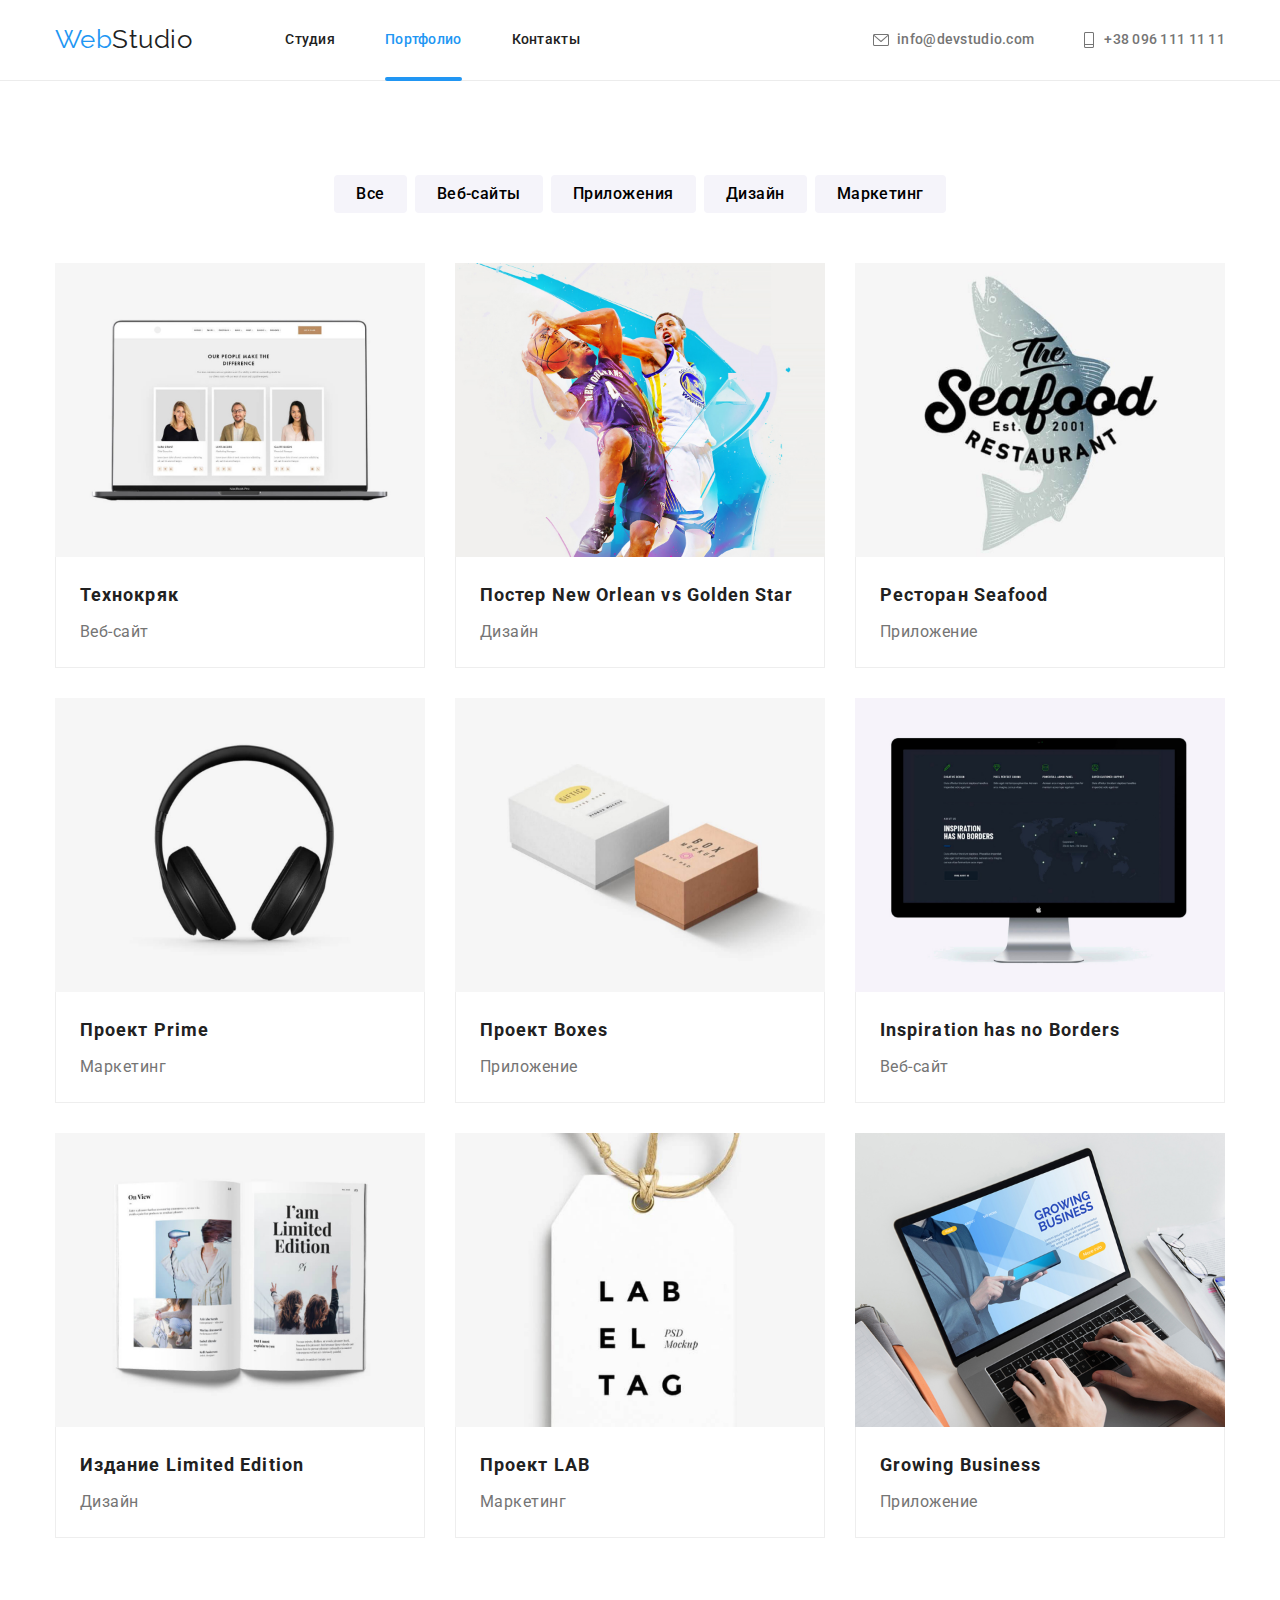
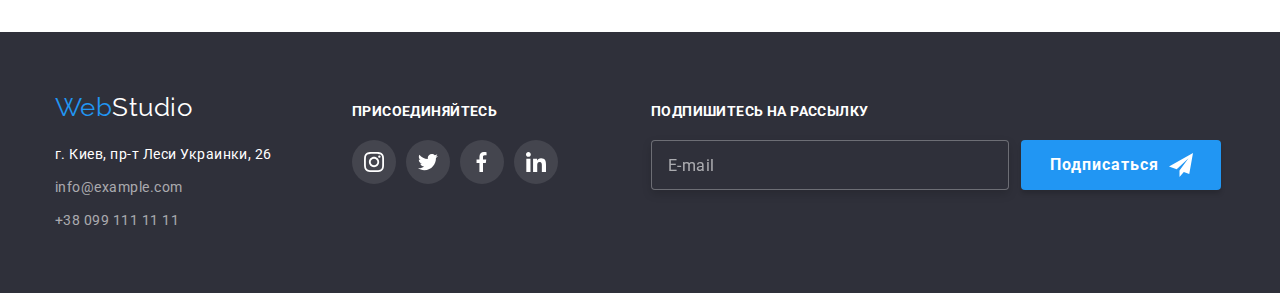
<file: portfolio/portfolio.html>
<!DOCTYPE html>
<html lang="ru">
  <head>
    <meta charset="UTF-8" />
    <meta http-equiv="X-UA-Compatible" content="IE=edge" />
    <meta name="viewport" content="width=device-width, initial-scale=1.0" />
    <title>Портфолио</title>
    <link rel="preconnect" href="https://fonts.googleapis.com" />
    <link rel="preconnect" href="https://fonts.gstatic.com" crossorigin />
    <link
      href="https://fonts.googleapis.com/css2?family=Raleway:wght@700&family=Roboto:wght@400;500;700;900&display=swap"
      rel="stylesheet"
    />
    <!-- <link rel="stylesheet" href="../css/modern-normalize.css" /> -->
    <!-- <link rel="stylesheet" href="../css/styles.css" /> -->
    <title>Препроцессор SASS</title>
    <link rel="stylesheet" href="../css/main.min.css" />
  </head>
  <body>
    <!-- Шапка сайта -->
    <header class="page-header">
      <div class="page-header__header container">
        <a class="page-header__logo" href="" lang="en"
          >Web<span class="page-header__accent">Studio</span></a
        >
        <button
          type="button"
          class="menu-button"
          aria-expanded="false"
          aria-controls="menu-container"
          data-header-mobile-open
        >
          <svg width="40px" height="40px" aria-label="переключатель мобильного меню">
            <use class="icon-menu" href="../images/sprite.svg#icon-menu"></use>
          </svg>
        </button>
        <div data-header-mobile class="header-mobile" id="menu-container">
          <button data-header-mobile-close type="button" class="header-mobile__button">
            <svg width="40" height="40">
              <use class="icon-cross" href="../images/sprite.svg#icon-close-header-mobile"></use>
            </svg>
          </button>
          <nav>
            <ul class="header-mobile__nav">
              <li class="header-mobile__item">
                <a href="../index.html" class="header-mobile__link">Студия </a>
              </li>
              <li class="header-mobile__item">
                <a
                  href="../portfolio/portfolio.html"
                  class="header-mobile__link header-mobile__link--current"
                  >Портфолио</a
                >
              </li>
              <li class="header-mobile__item">
                <a href="" class="header-mobile__link">Контакты</a>
              </li>
            </ul>
          </nav>
          <ul class="header-mobile__contacts">
            <li class="header-mobile__item-contact">
              <a href="tel:+380961111111" class="header-mobile__tel"> +38 096 111 11 11 </a>
            </li>
            <li class="header-mobile__item-contact">
              <a href="mailto:info@devstudio.com" class="header-mobile__mail">
                info@devstudio.com
              </a>
            </li>
          </ul>
          <ul class="header-mobile__social">
            <li class="header-mobile__socialitem">
              <a class="header-mobile__sociallink" href="">Instagram</a>
            </li>
            <li class="header-mobile__socialitem">
              <a class="header-mobile__sociallink" href="">Twitter</a>
            </li>
            <li class="header-mobile__socialitem">
              <a class="header-mobile__sociallink" href="">Facebook</a>
            </li>
            <li class="header-mobile__socialitem">
              <a class="header-mobile__sociallink" href="">LinkedIn</a>
            </li>
          </ul>
        </div>

        <div class="page-header__tablet-desktop">
          <nav>
            <ul class="page-header__nav">
              <li class="page-header__item">
                <a href="../index.html" class="page-header__link">Студия</a>
              </li>
              <li class="page-header__item">
                <a
                  href="../portfolio/portfolio.html"
                  class="page-header__link page-header__link--current"
                  >Портфолио</a
                >
              </li>
              <li class="page-header__item"><a href="" class="page-header__link">Контакты</a></li>
            </ul>
          </nav>
          <ul class="page-header__contacts">
            <li class="page-header__item-contact">
              <a href="mailto:info@devstudio.com" class="page-header__mail"
                ><svg class="page-header__mailicon">
                  <use href="../images/sprite.svg#icon-envelope"></use>
                </svg>
                info@devstudio.com
              </a>
            </li>
            <li class="page-header__item-contact">
              <a href="tel:+380961111111" class="page-header__tel">
                <svg class="page-header__telicon">
                  <use href="../images/sprite.svg#icon-phone"></use>
                </svg>
                +38 096 111 11 11
              </a>
            </li>
          </ul>
        </div>
      </div>
    </header>

    <!-- Главное поле -->
    <main>
      <section class="works">
        <!-- Список фильтров работ -->
        <div class="container">
          <ul class="works__filters">
            <li class="works__btnitem">
              <button type="button" class="works__button">Все</button>
            </li>
            <li class="works__btnitem">
              <button type="button" class="works__button">Веб-сайты</button>
            </li>
            <li class="works__btnitem">
              <button type="button" class="works__button">Приложения</button>
            </li>
            <li class="works__btnitem">
              <button type="button" class="works__button">Дизайн</button>
            </li>
            <li class="works__btnitem">
              <button type="button" class="works__button">Маркетинг</button>
            </li>
          </ul>

          <!-- Выбор работ -->
          <ul class="works__list">
            <li class="works__item">
              <a href="" class="works__links">
                <div class="works__filled">
                  <img
                    class="works__image"
                    srcset="
                      ../images/technokrak.jpg      370w,
                      ../images/technokrak740.jpg   740w,
                      ../images/technokrak1110.jpg 1110w
                    "
                    src="../images/technokrak.jpg"
                    alt="фото работников"
                  />
                  <p class="works__text">
                    Технокряк это современная площадка распространения коронавируса. Компании
                    используют эту платформу для цифрового шпионажа и атак на защищённые сервера
                    конкурентов.
                  </p>
                </div>
                <div class="works__border">
                  <h3 class="works__title">Технокряк</h3>
                  <p class="works__description">Веб-сайт</p>
                </div>
              </a>
            </li>
            <li class="works__item">
              <a href="" class="works__links">
                <div class="works__filled">
                  <img
                    class="works__image"
                    srcset="
                      ../images/orlean-star.jpg      370w,
                      ../images/orlean-star740.jpg   740w,
                      ../images/orlean-star1110.jpg 1110w
                    "
                    src="../images/orlean-star.jpg"
                    alt="два баскетболиста"
                  />
                  <p class="works__text">
                    Технокряк это современная площадка распространения коронавируса. Компании
                    используют эту платформу для цифрового шпионажа и атак на защищённые сервера
                    конкурентов.
                  </p>
                </div>
                <div class="works__border">
                  <h3 class="works__title">
                    Постер <span lang="en">New Orlean vs Golden Star</span>
                  </h3>
                  <p class="works__description">Дизайн</p>
                </div>
              </a>
            </li>
            <li class="works__item">
              <a href="" class="works__links">
                <div class="works__filled">
                  <img
                    class="works__image"
                    srcset="
                      ../images/seafood.jpg      370w,
                      ../images/seafood740.jpg   740w,
                      ../images/seafood1110.jpg 1110w
                    "
                    src="../images/seafood.jpg"
                    alt="логотип ресторана сифуд"
                  />
                  <p class="works__text">
                    Технокряк это современная площадка распространения коронавируса. Компании
                    используют эту платформу для цифрового шпионажа и атак на защищённые сервера
                    конкурентов.
                  </p>
                </div>
                <div class="works__border">
                  <h3 class="works__title">Ресторан <span lang="en">Seafood</span></h3>
                  <p class="works__description">Приложение</p>
                </div>
              </a>
            </li>
            <li class="works__item">
              <a href="" class="works__links">
                <div class="works__filled">
                  <img
                    class="works__image"
                    srcset="
                      ../images/prime.jpg      370w,
                      ../images/prime740.jpg   740w,
                      ../images/prime1110.jpg 1110w
                    "
                    src="../images/prime.jpg"
                    alt="черные наушники"
                  />
                  <p class="works__text">
                    Технокряк это современная площадка распространения коронавируса. Компании
                    используют эту платформу для цифрового шпионажа и атак на защищённые сервера
                    конкурентов.
                  </p>
                </div>
                <div class="works__border">
                  <h3 class="works__title">Проект <span lang="en">Prime</span></h3>
                  <p class="works__description">Маркетинг</p>
                </div>
              </a>
            </li>
            <li class="works__item">
              <a href="" class="works__links">
                <div class="works__filled">
                  <img
                    class="works__image"
                    srcset="
                      ../images/boxes.jpg      370w,
                      ../images/boxes740.jpg   740w,
                      ../images/boxes1110.jpg 1110w
                    "
                    src="../images/boxes.jpg"
                    alt="две картонные коробки"
                  />
                  <p class="works__text">
                    Технокряк это современная площадка распространения коронавируса. Компании
                    используют эту платформу для цифрового шпионажа и атак на защищённые сервера
                    конкурентов.
                  </p>
                </div>
                <div class="works__border">
                  <h3 class="works__title">Проект <span lang="en">Boxes</span></h3>
                  <p class="works__description">Приложение</p>
                </div>
              </a>
            </li>
            <li class="works__item">
              <a href="" class="works__links">
                <div class="works__filled">
                  <img
                    class="works__image"
                    srcset="
                      ../images/inspiration.jpg      370w,
                      ../images/inspiration740.jpg   740w,
                      ../images/inspiration1110.jpg 1110w
                    "
                    src="../images/inspiration.jpg"
                    alt="монитор"
                  />
                  <p class="works__text">
                    Технокряк это современная площадка распространения коронавируса. Компании
                    используют эту платформу для цифрового шпионажа и атак на защищённые сервера
                    конкурентов.
                  </p>
                </div>
                <div class="works__border">
                  <h3 class="works__title" lang="en">Inspiration has no Borders</h3>
                  <p class="works__description">Веб-сайт</p>
                </div>
              </a>
            </li>
            <li class="works__item">
              <a href="" class="works__links">
                <div class="works__filled">
                  <img
                    class="works__image"
                    srcset="
                      ../images/eddition.jpg      370w,
                      ../images/eddition740.jpg   740w,
                      ../images/eddition1110.jpg 1110w
                    "
                    src="../images/eddition.jpg"
                    alt="книга с иллюстрацией"
                  />
                  <p class="works__text">
                    Технокряк это современная площадка распространения коронавируса. Компании
                    используют эту платформу для цифрового шпионажа и атак на защищённые сервера
                    конкурентов.
                  </p>
                </div>
                <div class="works__border">
                  <h3 class="works__title">Издание <span lang="en">Limited Edition</span></h3>
                  <p class="works__description">Дизайн</p>
                </div>
              </a>
            </li>
            <li class="works__item">
              <a href="" class="works__links">
                <div class="works__filled">
                  <img
                    class="works__image"
                    srcset="
                      ../images/lab.jpg      370w,
                      ../images/lab740.jpg   740w,
                      ../images/lab1110.jpg 1110w
                    "
                    src="../images/lab.jpg"
                    alt="бирка с надписью лаб"
                  />
                  <p class="works__text">
                    Технокряк это современная площадка распространения коронавируса. Компании
                    используют эту платформу для цифрового шпионажа и атак на защищённые сервера
                    конкурентов.
                  </p>
                </div>
                <div class="works__border">
                  <h3 class="works__title">Проект LAB</h3>
                  <p class="works__description">Маркетинг</p>
                </div>
              </a>
            </li>
            <li class="works__item">
              <a href="" class="works__links">
                <div class="works__filled">
                  <img
                    class="works__image"
                    srcset="
                      ../images/business.jpg      370w,
                      ../images/business740.jpg   740w,
                      ../images/business1110.jpg 1110w
                    "
                    src="../images/business.jpg"
                    alt="человек печатает на ноутбуке"
                  />
                  <p class="works__text">
                    Технокряк это современная площадка распространения коронавируса. Компании
                    используют эту платформу для цифрового шпионажа и атак на защищённые сервера
                    конкурентов.
                  </p>
                </div>
                <div class="works__border">
                  <h3 class="works__title" lang="en">Growing Business</h3>
                  <p class="works__description">Приложение</p>
                </div>
              </a>
            </li>
          </ul>
        </div>
      </section>
    </main>
    <!-- Футер -->
    <footer class="page-footer">
      <div class="page-footer__container container">
        <div class="page-footer__flexbox">
          <div class="page-footer__info">
            <a class="page-footer__logo" href="" lang="en"
              >Web<span class="page-footer__logo--accent">Studio</span></a
            >
            <address class="page-footer__contacts">
              <p class="page-footer__location">г. Киев, пр-т Леси Украинки, 26</p>
              <a href="mailto:info@example.com" class="page-footer__mail">info@example.com</a>
              <a href="tel:+380991111111" class="page-footer__tel">+38 099 111 11 11</a>
            </address>
          </div>
          <div class="page-footer__social">
            <p class="page-footer__join">Присоединяйтесь</p>
            <ul class="page-footer__links">
              <li class="page-footer__network">
                <a href="" class="page-footer__link">
                  <svg width="20" height="20">
                    <use href="../images/sprite.svg#icon-instagram-2"></use>
                  </svg>
                </a>
              </li>
              <li class="page-footer__network">
                <a href="" class="page-footer__link">
                  <svg width="20" height="20">
                    <use href="../images/sprite.svg#icon-twitter-2"></use>
                  </svg>
                </a>
              </li>
              <li class="page-footer__network">
                <a href="" class="page-footer__link">
                  <svg idth="20" height="20">
                    <use href="../images/sprite.svg#icon-fb-2"></use>
                  </svg>
                </a>
              </li>
              <li class="page-footer__network">
                <a href="" class="page-footer__link">
                  <svg idth="20" height="20">
                    <use href="../images/sprite.svg#icon-linkedin-2"></use>
                  </svg>
                </a>
              </li>
            </ul>
          </div>
        </div>
        <div class="page-footer__subscribe">
          <p class="page-footer__subtitle">Подпишитесь на рассылку</p>
          <div class="page-footer__block">
            <label class="page-footer__label">
              <input
                class="page-footer__input"
                type="text"
                name="user-subscribe"
                placeholder="E-mail"
              />
            </label>
            <div class="page-footer__button">
              <button class="page-footer__subbutton" type="submit">Подписаться</button>
              <svg class="page-footer__svg" width="24" height="24">
                <use href="../images/sprite.svg#icon-send"></use>
              </svg>
            </div>
          </div>
        </div>
      </div>
    </footer>

    <script src="../js/menu.js"></script>
  </body>
</html>
</file>
<file: css/styles.css>
/* Общие настройки */
/* html {
  box-sizing: border-box;
}

*,
*::before,
*::after {
  box-sizing: inherit;
} */

:root {
  --primary-color: #212121;
  --white-color: #ffffff;
  --blue-color: #2196f3;
  --grey-color: #757575;
  --rgbawhite-color: rgba(255, 255, 255, 0.6);
  --grey-background: #f5f4fa;
  --primary-background: #2f303a;
  --grey-social-links: #afb1b8;
}

body {
  font-family: 'Roboto', sans-serif;
  background: var(--white-color);
  color: var(--primary-color);
  letter-spacing: 0.03em;
}

.container {
  margin-left: auto;
  margin-right: auto;
  width: 1200px;
  padding-left: 15px;
  padding-right: 15px;
}

/* Хэдер */

.page-header {
  border-bottom: 1px solid #ececec;
}

.page-header__header {
  display: flex;
  align-items: center;
}

/* Хэдер лого */
.page-header__logo {
  padding-top: 24px;
  padding-bottom: 25px;
  font-family: Raleway, sans-serif;
  color: var(--blue-color);
  font-weight: 400;
  font-size: 26px;
  line-height: 1.19;
  text-decoration: none;
  outline: none;
}
.page-header__accent {
  color: var(--primary-color);
}

/* site-nav */

.page-header__nav {
  display: flex;
  list-style: none;
  margin-top: 0;
  margin-bottom: 0;
  padding-left: 0;
  margin-left: 93px;
}

.page-header__item {
  position: relative;
}

.page-header__item + .page-header__item {
  margin-left: 50px;
}
/* второй вариант
.site-nav-item:not(:last-child) {
  margin-right: 50px;
} */

.page-header__link {
  display: block;
  padding-top: 32px;
  padding-bottom: 32px;

  color: var(--primary-color);
  font-weight: 500;
  font-size: 14px;
  line-height: 1.14;
  letter-spacing: 0.02em;
  text-decoration: none;

  transition-property: color;
  transition-duration: 250ms;
  transition-timing-function: cubic-bezier(0.4, 0, 0.2, 1);
  /* Другий варіант */
  /* transition: color 250ms cubic-bezier(0.4, 0, 0.2, 1); */
}

.page-header__link:hover,
.page-header__link:focus {
  color: var(--blue-color);
  outline: none;
}
.page-header__link--current {
  color: var(--blue-color);
}

.page-header__link--current::after {
  display: block;
  content: '';

  position: absolute;
  left: 0;
  bottom: -1.1px;

  width: 100%;
  height: 4px;
  border-radius: 2px;
  background-color: var(--blue-color);
}

/* Хэдер контакты */

.page-header__contacts {
  display: flex;
  list-style: none;
  margin-top: 0;
  margin-bottom: 0;
  padding-left: 0;
  margin-left: auto;
}

.page-header__mail,
.page-header__tel {
  display: block;
  padding-top: 32px;
  padding-bottom: 32px;

  color: var(--grey-color);
  font-weight: 500;
  font-size: 14px;
  line-height: 1.14;
  letter-spacing: 0.02em;
  text-decoration: none;
  outline: none;
}

.page-header__mailicon {
  width: 16px;
  height: 12px;
  margin-right: 8px;
  fill: currentColor;
}

.page-header__mail,
.page-header__tel {
  display: flex;
  align-items: center;
  justify-content: center;
  background-size: cover;

  transition-property: color;
  transition-duration: 250ms;
  transition-timing-function: cubic-bezier(0.4, 0, 0.2, 1);
  /* Другий варіант */
  /* transition: color 250ms cubic-bezier(0.4, 0, 0.2, 1); */
}

.page-header__tel {
  min-width: 122px;
}

.page-header__telicon {
  width: 10px;
  height: 16px;
  margin-right: 10px;
  fill: currentColor;
}

.page-header__item + .page-header__item {
  margin-left: 50px;
}

.page-header__mail:hover,
.page-header__mail:focus,
.page-header__tel:hover,
.page-header__tel:focus {
  color: var(--blue-color);
}

/* Главное поле Студия */

/* Герой */
.hero {
  max-width: 1600px;
  max-height: 600px;
  background: var(--primary-background);
  background-image: linear-gradient(rgba(47, 48, 58, 0.4), rgba(47, 48, 58, 0.4)),
    url(../images/background_image.jpg);
  /* background-image: url(../images/background_image.jpg); */
  /* background-repeat: no-repeat;
  background-position: center; */
  /* background-size: cover; */

  padding-top: 200px;
  padding-bottom: 200px;
  margin: auto;
}

.hero__title {
  text-transform: uppercase;
  color: var(--white-color);
  font-weight: 900;
  font-size: 44px;
  line-height: 1.36;
  letter-spacing: 0.06em;
  text-align: center;

  margin-top: 0;
  margin-bottom: 30px;
}

.hero__button {
  background: var(--blue-color);
  position: relative;
  left: 50%;
  transform: translate(-50%, 0);
  min-width: 200px;
  height: 50px;

  font-family: inherit;
  font-weight: 700;
  font-size: 16px;
  line-height: 1.87;
  color: var(--white-color);
  letter-spacing: 0.06em;

  padding: 10px 32px 10px 32px;
  cursor: pointer;
  outline: none;
  border-radius: 4px;
  border: 0;
}

/* Модальное окно */
.modal__backdrop {
  z-index: 1;
  position: fixed;
  top: 0;
  left: 0;
  width: 100%;
  height: 100%;
  background-color: rgba(0, 0, 0, 0.2);
}

.modal__backdrop--is-hidden {
  opacity: 0;
  pointer-events: none;
}

.modal {
  position: absolute;
  top: 50%;
  left: 50%;
  transform: translate(-50%, -50%);

  width: 528px;
  height: 581px;

  background-color: var(--white-color);
  box-shadow: 0px 1px 3px rgba(0, 0, 0, 0.12), 0px 1px 1px rgba(0, 0, 0, 0.14),
    0px 2px 1px rgba(0, 0, 0, 0.2);
  border-radius: 4px;
}

.modal__btnclose {
  position: absolute;
  top: 0;
  right: 0;
  margin-top: 8px;
  margin-right: 8px;
  padding: 0;

  width: 30px;
  height: 30px;
  border-radius: 50%;
  border: 1px solid rgba(0, 0, 0, 0.1);

  fill: #000000;
  background-color: var(--white-color);
  cursor: pointer;

  transition-property: fill;
  transition-duration: 250ms;
  transition-timing-function: cubic-bezier(0.4, 0, 0.2, 1);
}

.modal__btnclose:hover,
.modal__btnclose:focus {
  fill: var(--blue-color);
}

/* Форма модального вікна */
.modal__form {
  margin: 40px;
}

.modal__title {
  font-weight: 700;
  font-size: 20px;
  line-height: 1.15;
  text-align: center;
  letter-spacing: 0.03em;
  margin: 0 0 12px 0;
}

.modal__field {
  position: relative;
  display: flex;
  flex-direction: column;
  margin-bottom: 10px;
  margin-left: 0;
  padding: 0;
}

.modal__comment {
  margin-bottom: 20px;
}

.modal__agreement {
  flex-direction: row;
  align-items: center;

  margin-bottom: 30px;
}

.modal__agreement input[type='checkbox'] {
  margin-right: 7px;
}

.modal__label {
  position: relative;
  margin-bottom: 4px;
  font-size: 12px;
  line-height: 1.17;
  letter-spacing: 0.01em;
  color: var(--grey-color);
}

.modal__condition {
  display: flex;
  align-items: baseline;
  font-size: 14px;
  line-height: 1.71;
  letter-spacing: 0.03em;
  color: var(--grey-color);
}

.modal__icon {
  margin-top: auto;
  margin-bottom: auto;
  margin-right: 9px;
  fill: var(--white-color);
  border: 2px solid black;
  border-radius: 2px;
}

.modal__checkbox:checked + .modal__icon {
  fill: var(--blue-color);
  /* background-origin: border-box; */
  border: 0;
  border-radius: 2px;
}

.modal__checkbox {
  -webkit-appearance: none;
  -moz-appearance: none;
  appearance: none;

  /* Другий варіант */
  /* border: 0;
  clip: rect(0 0 0 0);
  height: 1px;
  margin: -1px;
  overflow: hidden;
  padding: 0;
  position: absolute;
  width: 1px; */
}

.modal__input {
  height: 40px;
  padding-left: 42px;
  margin: 0;

  font-size: 12px;
  line-height: 1.17;
  letter-spacing: 0.01em;

  border: 1px solid rgba(33, 33, 33, 0.2);
  border-radius: 4px;
  outline: none;

  transition-property: border-color;
  transition-duration: 250ms;
  transition-timing-function: cubic-bezier(0.4, 0, 0.2, 1);
}

.modal__textarea {
  height: 120px;
  padding: 12px;
  resize: none;

  font-size: 12px;
  line-height: 1.17;
  letter-spacing: 0.01em;

  border: 1px solid rgba(33, 33, 33, 0.2);
  border-radius: 4px;
  outline: none;

  transition-property: border-color;
  transition-duration: 250ms;
  transition-timing-function: cubic-bezier(0.4, 0, 0.2, 1);
}

.modal__svg {
  position: absolute;
  top: 65%;
  margin-left: 15px;
  transform: translateY(-50%);

  transition-property: fill;
  transition-duration: 250ms;
  transition-timing-function: cubic-bezier(0.4, 0, 0.2, 1);
}

.modal__textarea::placeholder {
  color: rgba(117, 117, 117, 0.5);
}

.modal__input:hover,
.modal__textarea:hover,
.modal__input:focus,
.modal__textarea:focus {
  border-color: var(--blue-color);
}

.modal__input:hover ~ .modal__svg,
.modal__input:focus ~ .modal__svg {
  fill: var(--blue-color);
}

.modal__text {
  margin-left: 5px;
  color: var(--blue-color);
}

.modal__button {
  position: absolute;
  left: 50%;
  transform: translate(-50%);
  background: var(--blue-color);
  box-shadow: 0px 4px 4px rgba(0, 0, 0, 0.15);
  border-radius: 4px;
  min-width: 200px;
  height: 50px;

  font-weight: 700;
  font-size: 16px;
  line-height: 1.87;
  text-align: center;
  letter-spacing: 0.06em;
  color: var(--white-color);

  padding: 10px 55px 10px 56px;
  cursor: pointer;
  outline: none;
  border: 0;

  transition-property: background;
  transition-duration: 250ms;
  transition-timing-function: cubic-bezier(0.4, 0, 0.2, 1);
}

.modal__button:hover,
.modal__button:focus {
  background: #188ce8;
}

/* Преимущества */
.features {
  padding-top: 94px;
}

.features__list {
  display: flex;
  flex-wrap: wrap;
  list-style: none;
  margin-top: 0;
  margin-bottom: 0;
  padding-left: 0;
}

.features__item {
  width: 270px;
}

.features__item:not(:last-child) {
  margin-right: 30px;
}

.features__bgc {
  display: flex;
  align-items: center;
  justify-content: center;
  width: 270px;
  height: 120px;
  background-color: var(--grey-background);
}

.features__icon {
  width: 70px;
  height: 70px;
}
/* 
.features__item-antenna::before,
.features__item-clock::before,
.features__item-computer::before,
.features__item-astronaut::before {
  display: block;
  content: '';
  height: 120px;
  border-radius: 4px;
  background-size: contain;
  background-repeat: no-repeat;
  background-position: center;
  background-color: var(--grey-background);
}

.features__item-antenna::before {
  background-image: url(../images/antenna.svg);
}

.features__item-clock::before {
  background-image: url(../images/clock.svg);
}

.features__item-computer::before {
  background-image: url(../images/computer.svg);
}

.features__item-astronaut::before {
  background-image: url(../images/astronaut.svg);
} */

.features__title {
  text-transform: uppercase;
  font-weight: 700;
  font-size: 14px;
  line-height: 1.14;
  margin-top: 0;
  margin-bottom: 0;
  padding-bottom: 10px;
  padding-top: 30px;
}

.features__text {
  color: var(--grey-color);
  font-size: 14px;
  line-height: 1.71;
  margin-top: 0;
  margin-bottom: 0;
}

/* Примеры работ */
.examples {
  padding-top: 94px;
  padding-bottom: 94px;
}

.examples__title {
  font-weight: 700;
  font-size: 36px;
  line-height: 1.17;
  text-align: center;
  margin-top: 0;
  margin-bottom: 50px;
}
.examples__list {
  display: flex;
  flex-wrap: wrap;
  list-style: none;
  margin-top: 0;
  margin-bottom: 0;
  padding: 0;
}

.examples__item {
  display: block;
  position: relative;
}

.examples__item:not(:last-child) {
  margin-right: 30px;
}

.examples__item:hover .examples__window,
.examples__item:focus .examples__window {
  opacity: 1;
}

.examples__photo {
  display: block;
}

.examples__window {
  position: absolute;
  bottom: 0;
  left: 0;
  width: 100%;
  height: 70px;
  opacity: 0;
  pointer-events: none;

  display: flex;
  align-items: center;
  justify-content: center;
  font-weight: 700;
  font-size: 14px;
  line-height: 1.14;
  text-align: center;
  letter-spacing: 0.03em;
  text-transform: uppercase;
  color: var(--white-color);

  background: rgba(47, 48, 58, 0.8);
  /* display: none; - не анимируемое свойство*/

  transition-property: opacity;
  transition-duration: 250ms;
  transition-timing-function: cubic-bezier(0.4, 0, 0.2, 1);
  /* Другий варіант */
  /* transition: opacity 250ms cubic-bezier(0.4, 0, 0.2, 1); */
}

/* Команда */
.team {
  background-color: var(--grey-background);
  padding-top: 94px;
  padding-bottom: 94px;
}

.team__title {
  font-weight: 700;
  font-size: 36px;
  line-height: 1.17;
  text-align: center;
  margin-top: 0;
  margin-bottom: 50px;
}

.team__list {
  display: flex;
  flex-wrap: wrap;
  list-style: none;
  margin-top: 0;
  margin-bottom: 0;
  padding-left: 0;
}

.team__item {
  background: var(--white-color);
  box-shadow: 0px 1px 3px rgba(0, 0, 0, 0.12), 0px 1px 1px rgba(0, 0, 0, 0.14),
    0px 2px 1px rgba(0, 0, 0, 0.2);
  border-radius: 0px 0px 4px 4px;
}

.team__item:not(:last-child) {
  margin-right: 30px;
}

.team__photo {
  display: block;
}

.team__data {
  padding-top: 30px;
  padding-bottom: 16px;
}

.team__name {
  font-weight: 500;
  font-size: 16px;
  line-height: 1.19;
  margin-top: 0;
  margin-bottom: 0;
  padding-bottom: 10px;
  text-align: center;
}

.team__text {
  color: var(--grey-color);
  font-size: 16px;
  line-height: 1.19;
  margin-top: 0;
  margin-bottom: 0;
  text-align: center;
}

.team__links {
  display: flex;
  list-style: none;
  margin: 0 32px 30px 32px;
  padding-left: 0;
}

.team__button:not(:last-child) {
  margin-right: 10px;
}

.team__btnlink {
  fill: #afb1b8;
  display: flex;
  justify-content: center;
  align-items: center;
  width: 44px;
  height: 44px;
  border-radius: 50%;

  transition-property: background-color, fill;
  transition-duration: 250ms;
  transition-timing-function: cubic-bezier(0.4, 0, 0.2, 1);
  /* Другий варіант */
  /* transition: background-color 250ms cubic-bezier(0.4, 0, 0.2, 1), fill 250ms cubic-bezier(0.4, 0, 0.2, 1); */
}

.team__btnlink:hover,
.team__btnlink:focus {
  background-color: var(--blue-color);
  fill: var(--white-color);
}

/* Клиенты */
.clients {
  padding-top: 94px;
  padding-bottom: 94px;
}

.clients__title {
  font-weight: 700;
  font-size: 36px;
  line-height: 1.17;
  text-align: center;
  letter-spacing: 0.03em;
  margin-top: 0;
  margin-bottom: 50px;
}

.clients__links {
  display: flex;
  list-style: none;
  margin-top: 0;
  margin-bottom: 0;
  padding-left: 0;
}

.clients__icon:not(:last-child) {
  margin-right: 30px;
}

.clients__button {
  display: flex;
  justify-content: center;
  align-items: center;
  width: 170px;
  height: 92px;
  border: 1px solid #afb1b8;
  border-radius: 4px;
  fill: var(--grey-social-links);

  transition-property: border, fill;
  transition-duration: 250ms;
  transition-timing-function: cubic-bezier(0.4, 0, 0.2, 1);
  /* Другий варіант */
  /* transition: border 250ms cubic-bezier(0.4, 0, 0.2, 1), fill 250ms cubic-bezier(0.4, 0, 0.2, 1);*/
}

.clients__button:hover,
.clients__button:focus {
  border: 1px solid #2196f3;
  fill: #2196f3;
}

/* .clients__btnlink {
  width: 170px;
  height: 92px;
    border: 1px solid #afb1b8;
  border-radius: 4px;
  fill: var(--grey-social-links);
}

.clients__btnlink:hover,
.clients__btnlink:focus {
  fill: var(--blue-color);
    border: 1px solid #2196f3;
} */

/* Главное поле Портфолио */

.works {
  padding-top: 94px;
  padding-bottom: 94px;
}

/* Кнопки примеров работ */

.works__filters {
  display: flex;
  list-style: none;
  margin-top: 0;
  margin-bottom: 50px;
  padding-left: 0;
  justify-content: center;
}

.works__btnitem:not(:last-child) {
  margin-right: 8px;
}

.works__button {
  font-family: inherit;
  background-color: var(--grey-background);
  font-weight: 500;
  font-size: 16px;
  line-height: 1.63;
  letter-spacing: 0.03em;

  padding: 6px 22px 6px 22px;
  cursor: pointer;
  border-radius: 4px;
  border: 0;

  transition-property: color, background-color, outline, box-shadow;
  transition-duration: 250ms;
  transition-timing-function: cubic-bezier(0.4, 0, 0.2, 1);
  /* Другий варіант */
  /* transition: background-color 250ms cubic-bezier(0.4, 0, 0.2, 1), color 250ms cubic-bezier(0.4, 0, 0.2, 1), outline 250ms cubic-bezier(0.4, 0, 0.2, 1), box-shadow 250ms cubic-bezier(0.4, 0, 0.2, 1); */
}

.works__button:hover,
.works__button:focus {
  background-color: var(--blue-color);
  color: var(--white-color);
  outline: none;
  box-shadow: 0px 3px 1px rgba(0, 0, 0, 0.1), 0px 1px 2px rgba(0, 0, 0, 0.08),
    0px 2px 2px rgba(0, 0, 0, 0.12);
}

/* Примеры работ */
.works__list {
  display: flex;
  flex-wrap: wrap;
  list-style: none;
  margin-top: 0;
  margin-bottom: 0;
  padding-left: 0;
}

.works__item {
  width: 370px;
  /* второй вариант: width: calc((100% - 60px) / 3) */
  margin-right: 30px;
  margin-bottom: 30px;

  transition-property: box-shadow;
  transition-duration: 250ms;
  transition-timing-function: cubic-bezier(0.4, 0, 0.2, 1);
  /* Другий варіант */
  /* transition: box-shadow 250ms cubic-bezier(0.4, 0, 0.2, 1); */
}

.works__item:hover,
.works__item:focus {
  box-shadow: 0px 1px 1px rgba(0, 0, 0, 0.12), 0px 4px 4px rgba(0, 0, 0, 0.06),
    1px 4px 6px rgba(0, 0, 0, 0.16);
}

.works__item:hover .works__text,
.works__item:focus .works__text {
  transform: translateY(0);
}

.works__item:nth-child(3n) {
  margin-right: 0;
}

.works__item:nth-last-child(-n + 3) {
  margin-bottom: 0;
}

.works__image {
  display: block;
}

.works__filled {
  position: relative;
  overflow: hidden;
}

.works__text {
  position: absolute;
  top: 0;
  left: 0;
  width: 100%;
  height: 100%;
  pointer-events: none;

  display: flex;
  align-items: center;
  justify-content: center;
  font-size: 18px;
  line-height: 1.56;
  letter-spacing: 0.03em;
  color: var(--white-color);
  padding-left: 24px;
  padding-right: 24px;
  margin: 0;

  background: rgba(33, 150, 243, 0.9);

  transform: translateY(100%);
  /* display: none; - не анимируемое свойство*/

  transition-property: transform;
  transition-duration: 250ms;
  transition-timing-function: cubic-bezier(0.4, 0, 0.2, 1);
  /* Другий варіант */
  /* transition: opacity 250ms cubic-bezier(0.4, 0, 0.2, 1), transform 250ms cubic-bezier(0.4, 0, 0.2, 1); */
}

.works__border {
  border: 1px solid #eeeeee;
  border-top: none;
  padding: 20px 0 20px 24px;
}

/* второй вариант марджинами и формулой */
/* .works-box {
  width: 1200px;
  margin-left: auto;
  margin-right: auto;
}

.works-list1 {
  display: flex;
  flex-wrap: wrap;
  list-style: none;
  margin: -15px;
  padding: 0;
}

.works-item1 {
  display: block;
  width: calc(100% / 3 - 40px);
  height: 294px;
  outline: 1px solid #2196f3;
  margin: 15px;
} */

.works__links {
  text-decoration: none;
  outline: none;
}

.works__image {
  display: block;
}

.works__title {
  font-weight: 700;
  font-size: 18px;
  line-height: 2;
  letter-spacing: 0.06em;
  color: var(--primary-color);
  padding-bottom: 4px;
  margin-top: 0;
  margin-bottom: 0;
}

.works__description {
  font-size: 16px;
  line-height: 1.88;
  color: var(--grey-color);
  margin-top: 0;
  margin-bottom: 0;
  margin-left: 0;
}

/* Футер */
.page-footer {
  background-color: var(--primary-background);
  padding-top: 60px;
  padding-bottom: 60px;
}

.page-footer__info {
  display: block;
}

/* Футер лого */
.page-footer__logo {
  display: block;
  margin-bottom: 20px;

  font-family: Raleway, sans-serif;
  color: var(--blue-color);
  font-weight: 400;
  font-size: 26px;
  line-height: 1.19;
  text-decoration: none;
  outline: none;
}
.page-footer__logo .page-footer__logo--accent {
  color: var(--white-color);
}

/* Футер контакты */
.page-footer__contacts {
  font-style: normal;
}

.page-footer__location {
  color: var(--white-color);
  font-size: 14px;
  line-height: 1.71;
  margin-top: 0;
  margin-bottom: 9px;
}

.page-footer__mail,
.page-footer__tel {
  display: block;
  color: var(--rgbawhite-color);
  font-size: 14px;
  line-height: 1.71;
  text-decoration: none;
  outline: none;
}

.page-footer__mail {
  margin-bottom: 9px;
}

.page-footer__container {
  display: flex;
}

.page-footer__social {
  margin-left: 80px;
}

.page-footer__join {
  font-weight: 700;
  font-size: 14px;
  line-height: 16px;
  letter-spacing: 0.03em;
  text-transform: uppercase;
  color: var(--white-color);
  margin: 12px 0 0 0;
}

.page-footer__links {
  display: flex;
  list-style: none;
  margin-top: 20px;
  margin-bottom: 0;
  padding-left: 0;
}

.page-footer__network:not(:last-child) {
  margin-right: 10px;
}

.page-footer__link {
  display: flex;
  align-items: center;
  justify-content: center;
  width: 44px;
  height: 44px;
  background: rgba(255, 255, 255, 0.1);
  border-radius: 50%;

  transition-property: background-color;
  transition-duration: 250ms;
  transition-timing-function: cubic-bezier(0.4, 0, 0.2, 1);
  /* Другий варіант */
  /* transition: background-color 250ms cubic-bezier(0.4, 0, 0.2, 1); */
}

.page-footer__link:hover,
.page-footer__link:focus {
  background-color: var(--blue-color);
}
/* 
.page-footer__network.instagram {
  margin-right: 10px;
  background-image: url(../images/instagram-2.svg);
}

.page-footer__network.twitter {
  margin-right: 10px;
  background-image: url(../images/twitter-2.svg);
}

.page-footer__network.facebook {
  margin-right: 10px;
  background-image: url(../images/fb-2.svg);
}

.page-footer__network.linkedin {
  background-image: url(../images/linkedin-2.svg);
}

.page-footer__network.instagram:hover,
.page-footer__network.instagram:focus,
.page-footer__network.twitter:hover,
.page-footer__network.twitter:focus,
.page-footer__network.fb:hover,
.page-footer__network.fb:focus,
.page-footer__network.linkedin:hover,
.page-footer__network.linkedin:focus {
  background-color: var(--blue-color);
  cursor: pointer;
} */

.page-footer__subscribe {
  margin-left: 93px;
}

.page-footer__subtitle {
  font-weight: 700;
  font-size: 14px;
  line-height: 16px;
  letter-spacing: 0.03em;
  text-transform: uppercase;
  color: var(--white-color);
  margin: 12px 0 20px 0;
}

.page-footer__block {
  display: flex;
}

.page-footer__input {
  background-color: var(--primary-background);
  width: 358px;
  height: 50px;
  padding-left: 16px;

  border: 1px solid rgba(255, 255, 255, 0.3);
  filter: drop-shadow(0px 4px 4px rgba(0, 0, 0, 0.15));
  border-radius: 4px;
  outline: none;

  color: var(--white-color);
}

.page-footer__input::placeholder {
  font-size: 16px;
  line-height: 1.25;
  letter-spacing: 0.03em;
  color: rgba(255, 255, 255, 0.6);
}

.page-footer__button {
  position: relative;
}

.page-footer__subbutton {
  width: 200px;
  height: 50px;
  margin-left: 12px;
  background: var(--blue-color);
  box-shadow: 0px 4px 4px rgba(0, 0, 0, 0.15);
  border-radius: 4px;

  font-weight: 700;
  font-size: 16px;
  line-height: 1.87;

  cursor: pointer;
  outline: none;
  border: 0;
  padding: 10px 62px 10px 29px;
  letter-spacing: 0.06em;
  color: var(--white-color);
}

.page-footer__svg {
  position: absolute;
  top: 25%;
  right: 0;
  margin-right: 28px;

  cursor: pointer;
  fill: var(--white-color);
}
</file>
<file: css/main.min.css>
/*! modern-normalize v1.1.0 | MIT License | https://github.com/sindresorhus/modern-normalize */*,::before,::after{-webkit-box-sizing:border-box;box-sizing:border-box}html{line-height:1.15;-webkit-text-size-adjust:100%;-moz-tab-size:4;-o-tab-size:4;tab-size:4}body{margin:0;font-family:system-ui,-apple-system,"Segoe UI",Roboto,Helvetica,Arial,sans-serif,"Apple Color Emoji","Segoe UI Emoji"}hr{height:0;color:inherit}abbr[title]{-webkit-text-decoration:underline dotted;text-decoration:underline dotted}b,strong{font-weight:bolder}code,kbd,samp,pre{font-family:ui-monospace, SFMono-Regular, Consolas, 'Liberation Mono', Menlo, monospace;font-size:1em}small{font-size:80%}sub,sup{font-size:75%;line-height:0;position:relative;vertical-align:baseline}sub{bottom:-0.25em}sup{top:-0.5em}table{text-indent:0;border-color:inherit}button,input,optgroup,select,textarea{font-family:inherit;font-size:100%;line-height:1.15;margin:0}button,select{text-transform:none}button,[type='button'],[type='reset'],[type='submit']{-webkit-appearance:button}::-moz-focus-inner{border-style:none;padding:0}:-moz-focusring{outline:1px dotted ButtonText}:-moz-ui-invalid{box-shadow:none}legend{padding:0}progress{vertical-align:baseline}::-webkit-inner-spin-button,::-webkit-outer-spin-button{height:auto}[type='search']{-webkit-appearance:textfield;outline-offset:-2px}::-webkit-search-decoration{-webkit-appearance:none}::-webkit-file-upload-button{-webkit-appearance:button;font:inherit}summary{display:list-item}.page-header__logo,.page-footer__logo{font-family:Raleway, sans-serif;color:#2196f3;font-weight:400;font-size:24px;line-height:1.17;text-decoration:none;outline:none}.page-header__link{font-weight:500;font-size:14px;line-height:1.14;letter-spacing:0.02em;text-decoration:none}.hero__button,.modal__button,.page-footer__subbutton{font-family:inherit;font-weight:700;font-size:16px;line-height:1.87;color:#fff;letter-spacing:0.06em}.examples__title,.team__title,.clients__title{font-weight:700;font-size:28px;line-height:33px;text-align:center;margin-top:0}.team__name,.team__text{font-size:16px;line-height:1.19;margin-top:0;margin-bottom:0;padding-bottom:10px;text-align:center}.page-footer__location,.page-footer__mail,.page-footer__tel{font-size:14px;line-height:1.71}.page-footer__join,.page-footer__subtitle{font-weight:700;font-size:14px;line-height:1.14;letter-spacing:0.03em;text-transform:uppercase;color:#fff}body{font-family:'Roboto', sans-serif;background:#fff;color:#212121;letter-spacing:0.03em}.container{margin-left:auto;margin-right:auto;padding-left:15px;padding-right:15px}@media screen and (min-width: 480px){.container{width:480px}}@media screen and (min-width: 768px){.container{width:768px}}@media screen and (min-width: 1200px){.container{width:1200px}}.page-header{border-bottom:1px solid #ececec;margin-right:auto;margin-left:auto}.page-header__header{display:-webkit-box;display:-ms-flexbox;display:flex;-webkit-box-align:center;-ms-flex-align:center;align-items:center;position:relative}@media screen and (max-width: 768px){.page-header__header{-webkit-box-pack:justify;-ms-flex-pack:justify;justify-content:space-between}}.page-header__logo{display:block;font-family:Raleway, sans-serif;color:#2196f3;font-weight:400;text-decoration:none;outline:none;padding-top:16px;padding-bottom:16px}@media screen and (min-width: 768px){.page-header__logo{padding-top:26px;padding-bottom:26px}}@media screen and (min-width: 1200px){.page-header__logo{font-size:26px;line-height:1.19;padding-top:24px;padding-bottom:25px}}.page-header__accent{color:#212121}.page-header__tablet-desktop{display:none}@media screen and (min-width: 768px){.page-header__tablet-desktop{display:-webkit-box;display:-ms-flexbox;display:flex;-webkit-box-flex:1;-ms-flex-positive:1;flex-grow:1;margin-left:88px;-webkit-box-pack:justify;-ms-flex-pack:justify;justify-content:space-between}}@media screen and (min-width: 1200px){.page-header__tablet-desktop{display:-webkit-box;display:-ms-flexbox;display:flex;-webkit-box-flex:1;-ms-flex-positive:1;flex-grow:1;margin-left:93px;-webkit-box-pack:justify;-ms-flex-pack:justify;justify-content:space-between}}.page-header__tablet-desktop.is-open{display:block}.page-header__nav{display:-webkit-box;display:-ms-flexbox;display:flex;list-style:none;margin-top:0;margin-bottom:0;padding-left:0}.page-header__item+.page-header__item{margin-left:50px}.page-header__item-contact:not(:last-child){margin-bottom:10px}@media screen and (min-width: 1200px){.page-header__item-contact:not(:last-child){margin-bottom:0}}@media screen and (min-width: 1200px){.page-header__item-contact+.page-header__item-contact{margin-left:50px}}.page-header__item-contact{display:-webkit-box;display:-ms-flexbox;display:flex;-webkit-box-pack:baseline;-ms-flex-pack:baseline;justify-content:baseline}.page-header__link{display:block;padding-top:32px;padding-bottom:32px;position:relative;color:#212121;-webkit-transition-property:color;transition-property:color;-webkit-transition-duration:250ms;transition-duration:250ms;-webkit-transition-timing-function:cubic-bezier(0.4, 0, 0.2, 1);transition-timing-function:cubic-bezier(0.4, 0, 0.2, 1)}.page-header__link:hover,.page-header__link:focus{color:#2196f3;outline:none}.page-header__link--current{color:#2196f3}.page-header__link--current::after{display:block;content:'';position:absolute;left:0;bottom:-2px;width:100%;height:4px;border-radius:2px;background-color:#2196f3}@media screen and (min-width: 1200px){.page-header__link--current::after{bottom:-1.1px}}.page-header__contacts{display:block;padding:0;margin:0;list-style:none}@media screen and (min-width: 1200px){.page-header__contacts{display:-webkit-box;display:-ms-flexbox;display:flex;margin-top:0;margin-bottom:0;padding-left:0}}.page-header__mailicon{width:14px;height:10px;margin-right:6px;fill:currentColor}@media screen and (min-width: 1200px){.page-header__mailicon{width:16px;height:12px;margin-right:8px}}.page-header__mail,.page-header__tel{display:block;color:#757575;font-weight:500;font-size:12px;line-height:1.16;letter-spacing:0.02em;text-decoration:none;outline:none;-webkit-transition-property:color;transition-property:color;-webkit-transition-duration:250ms;transition-duration:250ms;-webkit-transition-timing-function:cubic-bezier(0.4, 0, 0.2, 1);transition-timing-function:cubic-bezier(0.4, 0, 0.2, 1)}@media screen and (min-width: 1200px){.page-header__mail,.page-header__tel{display:-webkit-box;display:-ms-flexbox;display:flex;-webkit-box-align:center;-ms-flex-align:center;align-items:center;-webkit-box-pack:center;-ms-flex-pack:center;justify-content:center;background-size:cover;font-size:14px;line-height:1.14;padding-top:32px;padding-bottom:32px}}.page-header__tel{min-width:123px;margin-bottom:20px}@media screen and (min-width: 1200px){.page-header__tel{margin-bottom:0}}.page-header__mail{margin-top:20px}@media screen and (min-width: 1200px){.page-header__mail{margin-top:0}}.page-header__telicon{width:10px;height:14px;margin-right:8px;fill:currentColor}@media screen and (min-width: 1200px){.page-header__telicon{height:16px;margin-right:10px}}.page-header__mail:hover,.page-header__mail:focus,.page-header__tel:hover,.page-header__tel:focus{color:#2196f3}.menu-button{display:-webkit-inline-box;display:-ms-inline-flexbox;display:inline-flex;margin:0;padding:0;border:none;background-color:#fff}@media screen and (max-width: 767px){.menu-button{display:block}}@media screen and (min-width: 768px){.menu-button{display:none}}.hero{max-width:480px;height:400px;margin-right:auto;margin-left:auto;background:#2f303a;background-image:-webkit-gradient(linear, left top, left bottom, from(rgba(47,48,58,0.4)), to(rgba(47,48,58,0.4))),url(../images/background_image_mobile.jpg);background-image:linear-gradient(rgba(47,48,58,0.4), rgba(47,48,58,0.4)),url(../images/background_image_mobile.jpg);background-repeat:no-repeat;padding-top:118px;padding-bottom:198px}@media (min-device-pixel-ratio: 2), (-webkit-min-device-pixel-ratio: 2), (min-resolution: 192dpi), (min-resolution: 2dppx){.hero .hero{background-image:url("../images/background_image_mobile2x.jpg")}}@media screen and (min-width: 768px){.hero{max-width:768px;background-image:-webkit-gradient(linear, left top, left bottom, from(rgba(47,48,58,0.4)), to(rgba(47,48,58,0.4))),url(../images/background_image_tablet.jpg);background-image:linear-gradient(rgba(47,48,58,0.4), rgba(47,48,58,0.4)),url(../images/background_image_tablet.jpg);background-repeat:no-repeat;padding-top:118px;padding-bottom:118px}}@media screen and (min-width: 768px) and (min-device-pixel-ratio: 2), screen and (min-width: 768px) and (-webkit-min-device-pixel-ratio: 2), screen and (min-width: 768px) and (min-resolution: 192dpi), screen and (min-width: 768px) and (min-resolution: 2dppx){.hero .hero{background-image:url("../images/background_image_tablet2x.jpg")}}@media screen and (min-width: 1200px){.hero{max-width:1600px;height:600px;background:#2f303a;background-image:-webkit-gradient(linear, left top, left bottom, from(rgba(47,48,58,0.4)), to(rgba(47,48,58,0.4))),url(../images/background_image.jpg);background-image:linear-gradient(rgba(47,48,58,0.4), rgba(47,48,58,0.4)),url(../images/background_image.jpg);padding-top:200px;padding-bottom:200px}}@media screen and (min-width: 1200px) and (min-device-pixel-ratio: 2), screen and (min-width: 1200px) and (-webkit-min-device-pixel-ratio: 2), screen and (min-width: 1200px) and (min-resolution: 192dpi), screen and (min-width: 1200px) and (min-resolution: 2dppx){.hero .hero{background-image:url("../images/background_image@2x.jpg")}}.hero__title{text-transform:uppercase;color:#fff;font-weight:900;font-size:26px;line-height:1.62;letter-spacing:0.06em;text-align:center;margin-top:0;margin-bottom:30px}@media screen and (min-width: 768px){.hero__title{font-size:26px;line-height:1.62}}@media screen and (min-width: 1200px){.hero__title{font-size:44px;line-height:1.36}}.hero__button{background:#2196f3;position:relative;left:50%;-webkit-transform:translate(-50%, 0);transform:translate(-50%, 0);min-width:200px;height:50px;padding:10px 32px 10px 32px;cursor:pointer;outline:none;border-radius:4px;border:0}.modal{position:absolute;top:50%;left:50%;-webkit-transform:translate(-50%, -50%);transform:translate(-50%, -50%);width:450px;height:609px;background-color:#fff;-webkit-box-shadow:0px 1px 3px rgba(0,0,0,0.12),0px 1px 1px rgba(0,0,0,0.14),0px 2px 1px rgba(0,0,0,0.2);box-shadow:0px 1px 3px rgba(0,0,0,0.12),0px 1px 1px rgba(0,0,0,0.14),0px 2px 1px rgba(0,0,0,0.2);border-radius:4px}@media screen and (min-width: 1200px){.modal{width:528px;height:581px}}.modal__backdrop{z-index:1;position:fixed;top:0;left:0;width:100%;height:100%;background-color:rgba(0,0,0,0.2)}.modal__backdrop--is-hidden{opacity:0;pointer-events:none}.modal__btnclose{position:absolute;top:0;right:0;margin-top:8px;margin-right:8px;padding:0;width:30px;height:30px;border-radius:50%;border:1px solid rgba(0,0,0,0.1);fill:#000000;background-color:#fff;cursor:pointer;-webkit-transition-property:fill;transition-property:fill;-webkit-transition-duration:250ms;transition-duration:250ms;-webkit-transition-timing-function:cubic-bezier(0.4, 0, 0.2, 1);transition-timing-function:cubic-bezier(0.4, 0, 0.2, 1)}.modal__btnclose:hover,.modal__btnclose:focus{fill:#2196f3}.modal__form{margin:40px}.modal__title{font-weight:700;font-size:20px;line-height:1.15;text-align:center;letter-spacing:0.03em;margin:0 0 12px 0}.modal__field{position:relative;display:-webkit-box;display:-ms-flexbox;display:flex;-webkit-box-orient:vertical;-webkit-box-direction:normal;-ms-flex-direction:column;flex-direction:column;margin-bottom:10px;margin-left:0;padding:0}.modal__comment{margin-bottom:20px}.modal__agreement{-webkit-box-orient:horizontal;-webkit-box-direction:normal;-ms-flex-direction:row;flex-direction:row;-webkit-box-align:center;-ms-flex-align:center;align-items:center;margin-bottom:30px}.modal__agreement input[type='checkbox']{margin-right:7px}.modal__label{position:relative;margin-bottom:4px;font-size:12px;line-height:1.17;letter-spacing:0.01em;color:#757575}.modal__condition{display:-webkit-box;display:-ms-flexbox;display:flex;-webkit-box-align:center;-ms-flex-align:center;align-items:center;position:relative;font-size:12px;line-height:1.17;letter-spacing:0.03em;color:#757575}@media screen and (min-width: 1200px){.modal__condition{font-size:14px;line-height:1.71}}.modal__icon{position:absolute;margin-top:auto;margin-bottom:auto;margin-right:8px;fill:#fff;border:2px solid black;border-radius:2px}@media screen and (min-width: 1200px){.modal__icon{position:relative}}.modal__checkbox:checked+.modal__icon{fill:#2196f3;border:0;border-radius:2px}.modal__checkbox{-webkit-appearance:none;-moz-appearance:none;appearance:none}.modal__input{height:40px;padding-left:42px;margin:0;font-size:12px;line-height:1.17;letter-spacing:0.01em;border:1px solid rgba(33,33,33,0.2);border-radius:4px;outline:none;-webkit-transition-property:border-color;transition-property:border-color;-webkit-transition-duration:250ms;transition-duration:250ms;-webkit-transition-timing-function:cubic-bezier(0.4, 0, 0.2, 1);transition-timing-function:cubic-bezier(0.4, 0, 0.2, 1)}.modal__textarea{height:120px;padding:12px;resize:none;font-size:12px;line-height:1.17;letter-spacing:0.01em;border:1px solid rgba(33,33,33,0.2);border-radius:4px;outline:none;-webkit-transition-property:border-color;transition-property:border-color;-webkit-transition-duration:250ms;transition-duration:250ms;-webkit-transition-timing-function:cubic-bezier(0.4, 0, 0.2, 1);transition-timing-function:cubic-bezier(0.4, 0, 0.2, 1)}.modal__svg{position:absolute;top:65%;margin-left:15px;-webkit-transform:translateY(-50%);transform:translateY(-50%);-webkit-transition-property:fill;transition-property:fill;-webkit-transition-duration:250ms;transition-duration:250ms;-webkit-transition-timing-function:cubic-bezier(0.4, 0, 0.2, 1);transition-timing-function:cubic-bezier(0.4, 0, 0.2, 1)}.modal__textarea::-webkit-input-placeholder{color:rgba(117,117,117,0.5)}.modal__textarea:-ms-input-placeholder{color:rgba(117,117,117,0.5)}.modal__textarea::-ms-input-placeholder{color:rgba(117,117,117,0.5)}.modal__textarea::placeholder{color:rgba(117,117,117,0.5)}.modal__input:hover,.modal__textarea:hover,.modal__input:focus,.modal__textarea:focus{border-color:#2196f3}.modal__input:hover ~ .modal__svg,.modal__input:focus ~ .modal__svg{fill:#2196f3}.modal__text{margin-left:16px}@media screen and (min-width: 1200px){.modal__text{margin-left:0}}.modal__text--accent{margin-left:5px;color:#2196f3}.modal__button{position:absolute;left:50%;-webkit-transform:translate(-50%);transform:translate(-50%);background:#2196f3;-webkit-box-shadow:0px 4px 4px rgba(0,0,0,0.15);box-shadow:0px 4px 4px rgba(0,0,0,0.15);border-radius:4px;min-width:200px;height:50px;padding:10px 55px 10px 56px;cursor:pointer;outline:none;border:0;-webkit-transition-property:background;transition-property:background;-webkit-transition-duration:250ms;transition-duration:250ms;-webkit-transition-timing-function:cubic-bezier(0.4, 0, 0.2, 1);transition-timing-function:cubic-bezier(0.4, 0, 0.2, 1)}.modal__button:hover,.modal__button:focus{background:#188ce8}.features{margin-right:auto;margin-left:auto;padding-top:60px;padding-bottom:60px}@media screen and (min-width: 1200px){.features{padding-top:94px;padding-bottom:0}}.features__list{display:-webkit-box;display:-ms-flexbox;display:flex;-ms-flex-wrap:wrap;flex-wrap:wrap;list-style:none;margin-top:0;margin-bottom:0;padding-left:0}.features__item{max-width:450px}@media screen and (min-width: 768px){.features__item{max-width:354px}}@media screen and (min-width: 1200px){.features__item{max-width:270px}}.features__item:not(:last-child){margin-bottom:30px}@media screen and (min-width: 768px){.features__item:not(:last-child){margin-bottom:0}}@media screen and (min-width: 768px){.features__item:nth-child(-n+2){margin-bottom:30px;margin-right:0}}@media screen and (min-width: 1200px){.features__item:nth-child(-n+2){margin-bottom:0;margin-right:30px}}@media screen and (min-width: 768px){.features__item:nth-child(odd){margin-right:30px}}.features__bgc{display:-webkit-box;display:-ms-flexbox;display:flex;-webkit-box-align:center;-ms-flex-align:center;align-items:center;-webkit-box-pack:center;-ms-flex-pack:center;justify-content:center;max-width:450px;max-height:120px;background-color:#f5f4fa}.features__icon{width:70px;height:70px;margin-top:25px;margin-bottom:25px}.features__title{text-transform:uppercase;font-weight:700;font-size:14px;line-height:1.14;margin-top:0;margin-bottom:0;padding-bottom:10px;padding-top:30px}@media screen and (max-width: 768px){.features__title{text-align:center}}.features__text{color:#757575;font-size:14px;line-height:1.71;margin-top:0;margin-bottom:0}.examples{display:none}@media screen and (min-width: 1200px){.examples{display:block;padding-top:94px;padding-bottom:94px;margin-left:auto;margin-right:auto}}.examples__title{font-size:36px;line-height:1.17;margin-bottom:50px}.examples__list{display:-webkit-box;display:-ms-flexbox;display:flex;-ms-flex-wrap:wrap;flex-wrap:wrap;list-style:none;margin-top:0;margin-bottom:0;padding:0}.examples__item{display:block;position:relative}.examples__item:not(:last-child){margin-right:30px}.examples__item:hover .examples__window,.examples__item:focus .examples__window{opacity:1}.examples__photo{display:block}.examples__window{position:absolute;bottom:0;left:0;width:100%;height:70px;opacity:0;pointer-events:none;display:-webkit-box;display:-ms-flexbox;display:flex;-webkit-box-align:center;-ms-flex-align:center;align-items:center;-webkit-box-pack:center;-ms-flex-pack:center;justify-content:center;font-weight:700;font-size:14px;line-height:1.14;text-align:center;letter-spacing:0.03em;text-transform:uppercase;color:#fff;background:rgba(47,48,58,0.8);-webkit-transition-property:opacity;transition-property:opacity;-webkit-transition-duration:250ms;transition-duration:250ms;-webkit-transition-timing-function:cubic-bezier(0.4, 0, 0.2, 1);transition-timing-function:cubic-bezier(0.4, 0, 0.2, 1)}.team{background-color:#f5f4fa;margin-right:auto;margin-left:auto;padding-top:60px;padding-bottom:60px}@media screen and (min-width: 1200px){.team{padding-top:94px;padding-bottom:94px}}.team__title{margin-bottom:30px}@media screen and (min-width: 1200px){.team__title{font-size:36px;line-height:1.17;margin-bottom:50px}}.team__list{display:-webkit-box;display:-ms-flexbox;display:flex;-ms-flex-wrap:wrap;flex-wrap:wrap;list-style:none;margin:0;padding-left:0}@media screen and (min-width: 768px){.team__list{margin:-15px}}@media screen and (min-width: 1200px){.team__list{margin:0}}.team__item:not(:last-child){margin-bottom:30px}@media screen and (min-width: 768px){.team__item:not(:last-child){margin-bottom:15px}}@media screen and (min-width: 1200px){.team__item:not(:last-child){margin-right:30px;margin-bottom:0}}.team__item{max-width:450px;background:#fff;-webkit-box-shadow:0px 1px 3px rgba(0,0,0,0.12),0px 1px 1px rgba(0,0,0,0.14),0px 2px 1px rgba(0,0,0,0.2);box-shadow:0px 1px 3px rgba(0,0,0,0.12),0px 1px 1px rgba(0,0,0,0.14),0px 2px 1px rgba(0,0,0,0.2);border-radius:0px 0px 4px 4px}@media screen and (min-width: 768px){.team__item{max-width:354px;max-height:536px;margin:15px}}@media screen and (min-width: 1200px){.team__item{max-width:270px;max-height:428px;margin:0}}.team__photo{display:block;max-width:100%;max-height:100%}.team__data{padding-top:30px;padding-bottom:16px}.team__name{font-weight:500}.team__text{color:#757575;padding-bottom:0}.team__links{display:-webkit-box;display:-ms-flexbox;display:flex;list-style:none;margin:0 32px 24px 32px;padding-left:0;-webkit-box-pack:center;-ms-flex-pack:center;justify-content:center}@media screen and (min-width: 1200px){.team__links{margin-bottom:30px}}.team__button:not(:last-child){margin-right:10px}.team__btnlink{fill:#afb1b8;display:-webkit-box;display:-ms-flexbox;display:flex;-webkit-box-pack:center;-ms-flex-pack:center;justify-content:center;-webkit-box-align:center;-ms-flex-align:center;align-items:center;width:44px;height:44px;border-radius:50%;-webkit-transition-property:background-color, fill;transition-property:background-color, fill;-webkit-transition-duration:250ms;transition-duration:250ms;-webkit-transition-timing-function:cubic-bezier(0.4, 0, 0.2, 1);transition-timing-function:cubic-bezier(0.4, 0, 0.2, 1)}.team__btnlink:hover,.team__btnlink:focus{background-color:#2196f3;fill:#fff}.clients{margin-right:auto;margin-left:auto;padding-top:60px;padding-bottom:60px}@media screen and (min-width: 1200px){.clients{padding-top:94px;padding-bottom:94px}}.clients__title{margin-bottom:30px}@media screen and (min-width: 1200px){.clients__title{font-size:36px;line-height:1.17;margin-bottom:50px}}.clients__links{display:-webkit-box;display:-ms-flexbox;display:flex;-ms-flex-wrap:wrap;flex-wrap:wrap;list-style:none;margin-top:0;margin-bottom:0;padding-left:0;-webkit-box-pack:center;-ms-flex-pack:center;justify-content:center;margin:-15px}@media screen and (min-width: 1200px){.clients__links{-ms-flex-wrap:nowrap;flex-wrap:nowrap}}.clients__icon{margin:15px}.clients__button{display:-webkit-box;display:-ms-flexbox;display:flex;-webkit-box-pack:center;-ms-flex-pack:center;justify-content:center;-webkit-box-align:center;-ms-flex-align:center;align-items:center;width:210px;height:92px;border:1px solid #afb1b8;border-radius:4px;fill:#afb1b8;-webkit-transition-property:border, fill;transition-property:border, fill;-webkit-transition-duration:250ms;transition-duration:250ms;-webkit-transition-timing-function:cubic-bezier(0.4, 0, 0.2, 1);transition-timing-function:cubic-bezier(0.4, 0, 0.2, 1)}@media screen and (min-width: 768px){.clients__button{width:226px}}@media screen and (min-width: 1200px){.clients__button{width:170px}}.clients__button:hover,.clients__button:focus{border:1px solid #2196f3;fill:#2196f3}.works{margin-right:auto;margin-left:auto;padding-top:60px;padding-bottom:60px}@media screen and (min-width: 1200px){.works{padding-top:94px;padding-bottom:94px}}.works__filters{display:-webkit-box;display:-ms-flexbox;display:flex;-ms-flex-wrap:wrap;flex-wrap:wrap;list-style:none;margin-top:0;margin-bottom:30px;padding-left:0;-webkit-box-pack:left;-ms-flex-pack:left;justify-content:left}@media screen and (min-width: 768px){.works__filters{-webkit-box-pack:center;-ms-flex-pack:center;justify-content:center}}@media screen and (min-width: 1200px){.works__filters{margin-bottom:50px}}.works__btnitem:not(:last-child){margin-right:8px}.works__btnitem:nth-child(-n+2){margin-bottom:15px}@media screen and (min-width: 768px){.works__btnitem:nth-child(-n+2){margin-bottom:0}}@media screen and (max-width: 767px){.works__btnitem:nth-child(3n){margin-bottom:15px;margin-right:0}}.works__button{font-family:inherit;background-color:#f5f4fa;font-weight:500;font-size:16px;line-height:1.63;letter-spacing:0.03em;padding:6px 22px 6px 22px;cursor:pointer;border-radius:4px;border:0;-webkit-transition-property:color, background-color, outline, -webkit-box-shadow;transition-property:color, background-color, outline, -webkit-box-shadow;transition-property:color, background-color, outline, box-shadow;transition-property:color, background-color, outline, box-shadow, -webkit-box-shadow;-webkit-transition-duration:250ms;transition-duration:250ms;-webkit-transition-timing-function:cubic-bezier(0.4, 0, 0.2, 1);transition-timing-function:cubic-bezier(0.4, 0, 0.2, 1)}.works__button:hover,.works__button:focus{background-color:#2196f3;color:#fff;outline:none;-webkit-box-shadow:0px 3px 1px rgba(0,0,0,0.1),0px 1px 2px rgba(0,0,0,0.08),0px 2px 2px rgba(0,0,0,0.12);box-shadow:0px 3px 1px rgba(0,0,0,0.1),0px 1px 2px rgba(0,0,0,0.08),0px 2px 2px rgba(0,0,0,0.12)}.works__list{display:-webkit-box;display:-ms-flexbox;display:flex;-ms-flex-wrap:wrap;flex-wrap:wrap;list-style:none;margin-top:0;margin-bottom:0;padding-left:0;margin:-15px}.works__item{max-width:450px;height:100%;margin:15px;-webkit-transition-property:-webkit-box-shadow;transition-property:-webkit-box-shadow;transition-property:box-shadow;transition-property:box-shadow, -webkit-box-shadow;-webkit-transition-duration:250ms;transition-duration:250ms;-webkit-transition-timing-function:cubic-bezier(0.4, 0, 0.2, 1);transition-timing-function:cubic-bezier(0.4, 0, 0.2, 1)}@media screen and (min-width: 768px){.works__item{max-width:354px}}@media screen and (min-width: 1200px){.works__item{max-width:370px}}.works__item:hover,.works__item:focus{-webkit-box-shadow:0px 1px 1px rgba(0,0,0,0.12),0px 4px 4px rgba(0,0,0,0.06),1px 4px 6px rgba(0,0,0,0.16);box-shadow:0px 1px 1px rgba(0,0,0,0.12),0px 4px 4px rgba(0,0,0,0.06),1px 4px 6px rgba(0,0,0,0.16)}.works__item:hover .works__text,.works__item:focus .works__text{-webkit-transform:translateY(0);transform:translateY(0)}.works__image{display:block;width:100%;margin-right:0}.works__filled{position:relative;overflow:hidden}.works__text{position:absolute;top:0;left:0;width:100%;height:100%;pointer-events:none;display:-webkit-box;display:-ms-flexbox;display:flex;-webkit-box-align:center;-ms-flex-align:center;align-items:center;-webkit-box-pack:center;-ms-flex-pack:center;justify-content:center;font-size:18px;line-height:1.56;letter-spacing:0.03em;color:#fff;padding-left:24px;padding-right:24px;margin:0;background:rgba(33,150,243,0.9);-webkit-transform:translateY(100%);transform:translateY(100%);-webkit-transition-property:-webkit-transform;transition-property:-webkit-transform;transition-property:transform;transition-property:transform, -webkit-transform;-webkit-transition-duration:250ms;transition-duration:250ms;-webkit-transition-timing-function:cubic-bezier(0.4, 0, 0.2, 1);transition-timing-function:cubic-bezier(0.4, 0, 0.2, 1)}.works__border{border:1px solid #eeeeee;border-top:none;padding:20px 0 20px 24px}.works__links{text-decoration:none;outline:none}.works__image{display:block}.works__title{font-weight:700;font-size:18px;line-height:2;letter-spacing:0.06em;color:#212121;padding-bottom:4px;margin-top:0;margin-bottom:0}.works__description{font-size:16px;line-height:1.88;color:#757575;margin-top:0;margin-bottom:0;margin-left:0}.page-footer{background-color:#2f303a;padding-top:60px;padding-bottom:60px;margin-right:auto;margin-left:auto}.page-footer__flexbox{display:block;-webkit-box-pack:justify;-ms-flex-pack:justify;justify-content:space-between}@media screen and (min-width: 768px){.page-footer__flexbox{display:-webkit-box;display:-ms-flexbox;display:flex}}.page-footer__info{display:block}@media screen and (min-width: 768px){.page-footer__info{margin-left:80px;padding:0 0 60px 0}}@media screen and (min-width: 1200px){.page-footer__info{margin-left:0;padding:0}}.page-footer__logo{display:block;text-align:center;margin-bottom:20px;width:154px;margin-left:auto;margin-right:auto}@media screen and (min-width: 1200px){.page-footer__logo{font-size:26px;line-height:1.19;text-align:start;margin-left:0;margin-right:0}}.page-footer__logo .page-footer__logo--accent{color:#fff}.page-footer__contacts{font-style:normal;text-align:center}@media screen and (min-width: 1200px){.page-footer__contacts{text-align:left}}.page-footer__location{color:#fff;margin-top:0;margin-bottom:9px}.page-footer__mail,.page-footer__tel{display:block;color:rgba(255,255,255,0.6);text-decoration:none;outline:none}.page-footer__mail{margin-bottom:9px}.page-footer__container{display:block}@media screen and (min-width: 1200px){.page-footer__container{display:-webkit-box;display:-ms-flexbox;display:flex}}.page-footer__social{margin:0;padding:60px 0 60px 0;text-align:center}@media screen and (min-width: 768px){.page-footer__social{margin-right:89px;padding:0 0 60px 0}}@media screen and (min-width: 1200px){.page-footer__social{margin-left:80px;margin-right:0;padding:0}}.page-footer__join{margin:0}@media screen and (min-width: 1200px){.page-footer__join{margin-top:12px;text-align:start}}.page-footer__links{display:-webkit-box;display:-ms-flexbox;display:flex;-webkit-box-pack:center;-ms-flex-pack:center;justify-content:center;list-style:none;margin-top:20px;margin-bottom:0;padding-left:0}.page-footer__network:not(:last-child){margin-right:10px}.page-footer__link{display:-webkit-box;display:-ms-flexbox;display:flex;-webkit-box-align:center;-ms-flex-align:center;align-items:center;-webkit-box-pack:center;-ms-flex-pack:center;justify-content:center;width:44px;height:44px;background:rgba(255,255,255,0.1);border-radius:50%;-webkit-transition-property:background-color;transition-property:background-color;-webkit-transition-duration:250ms;transition-duration:250ms;-webkit-transition-timing-function:cubic-bezier(0.4, 0, 0.2, 1);transition-timing-function:cubic-bezier(0.4, 0, 0.2, 1)}.page-footer__link:hover,.page-footer__link:focus{background-color:#2196f3}.page-footer__subscribe{margin:0;text-align:center;max-width:450px;margin-left:auto;margin-right:auto}@media screen and (min-width: 1200px){.page-footer__subscribe{text-align:left;margin-left:93px}}.page-footer__subtitle{margin:0 0 20px 0}@media screen and (min-width: 1200px){.page-footer__subtitle{margin-top:12px}}.page-footer__block{display:block}@media screen and (min-width: 1200px){.page-footer__block{display:-webkit-box;display:-ms-flexbox;display:flex}}.page-footer__input{background-color:#2f303a;width:100%;height:50px;padding-left:16px;margin-bottom:20px;border:1px solid rgba(255,255,255,0.3);-webkit-filter:drop-shadow(0px 4px 4px rgba(0,0,0,0.15));filter:drop-shadow(0px 4px 4px rgba(0,0,0,0.15));border-radius:4px;outline:none;color:#fff}@media screen and (min-width: 1200px){.page-footer__input{width:358px;margin-bottom:0}}.page-footer__input::-webkit-input-placeholder{font-size:16px;line-height:1.25;letter-spacing:0.03em;color:rgba(255,255,255,0.6)}.page-footer__input:-ms-input-placeholder{font-size:16px;line-height:1.25;letter-spacing:0.03em;color:rgba(255,255,255,0.6)}.page-footer__input::-ms-input-placeholder{font-size:16px;line-height:1.25;letter-spacing:0.03em;color:rgba(255,255,255,0.6)}.page-footer__input::placeholder{font-size:16px;line-height:1.25;letter-spacing:0.03em;color:rgba(255,255,255,0.6)}.page-footer__button{position:relative;width:200px;left:50%;-webkit-transform:translate(-50%, 0);transform:translate(-50%, 0)}@media screen and (min-width: 1200px){.page-footer__button{left:0;-webkit-transform:translate(0, 0);transform:translate(0, 0)}}.page-footer__subbutton{width:200px;height:50px;margin-left:0;background:#2196f3;-webkit-box-shadow:0px 4px 4px rgba(0,0,0,0.15);box-shadow:0px 4px 4px rgba(0,0,0,0.15);border-radius:4px;cursor:pointer;outline:none;border:0;padding:10px 62px 10px 29px;letter-spacing:0.06em;color:#fff}@media screen and (min-width: 1200px){.page-footer__subbutton{margin-left:12px}}.page-footer__svg{position:absolute;top:25%;right:0;margin-right:28px;cursor:pointer;fill:#fff}@media screen and (min-width: 1200px){.page-footer__svg{right:-6%}}.page-footer{background-color:#2f303a;padding-top:60px;padding-bottom:60px;margin-right:auto;margin-left:auto}.page-footer__flexbox{display:block;-webkit-box-pack:justify;-ms-flex-pack:justify;justify-content:space-between}@media screen and (min-width: 768px){.page-footer__flexbox{display:-webkit-box;display:-ms-flexbox;display:flex}}.page-footer__info{display:block}@media screen and (min-width: 768px){.page-footer__info{margin-left:80px;padding:0 0 60px 0}}@media screen and (min-width: 1200px){.page-footer__info{margin-left:0;padding:0}}.page-footer__logo{display:block;text-align:center;margin-bottom:20px;width:154px;margin-left:auto;margin-right:auto}@media screen and (min-width: 1200px){.page-footer__logo{font-size:26px;line-height:1.19;text-align:start;margin-left:0;margin-right:0}}.page-footer__logo .page-footer__logo--accent{color:#fff}.page-footer__contacts{font-style:normal;text-align:center}@media screen and (min-width: 1200px){.page-footer__contacts{text-align:left}}.page-footer__location{color:#fff;margin-top:0;margin-bottom:9px}.page-footer__mail,.page-footer__tel{display:block;color:rgba(255,255,255,0.6);text-decoration:none;outline:none}.page-footer__mail{margin-bottom:9px}.page-footer__container{display:block}@media screen and (min-width: 1200px){.page-footer__container{display:-webkit-box;display:-ms-flexbox;display:flex}}.page-footer__social{margin:0;padding:60px 0 60px 0;text-align:center}@media screen and (min-width: 768px){.page-footer__social{margin-right:89px;padding:0 0 60px 0}}@media screen and (min-width: 1200px){.page-footer__social{margin-left:80px;margin-right:0;padding:0}}.page-footer__join{margin:0}@media screen and (min-width: 1200px){.page-footer__join{margin-top:12px;text-align:start}}.page-footer__links{display:-webkit-box;display:-ms-flexbox;display:flex;-webkit-box-pack:center;-ms-flex-pack:center;justify-content:center;list-style:none;margin-top:20px;margin-bottom:0;padding-left:0}.page-footer__network:not(:last-child){margin-right:10px}.page-footer__link{display:-webkit-box;display:-ms-flexbox;display:flex;-webkit-box-align:center;-ms-flex-align:center;align-items:center;-webkit-box-pack:center;-ms-flex-pack:center;justify-content:center;width:44px;height:44px;background:rgba(255,255,255,0.1);border-radius:50%;-webkit-transition-property:background-color;transition-property:background-color;-webkit-transition-duration:250ms;transition-duration:250ms;-webkit-transition-timing-function:cubic-bezier(0.4, 0, 0.2, 1);transition-timing-function:cubic-bezier(0.4, 0, 0.2, 1)}.page-footer__link:hover,.page-footer__link:focus{background-color:#2196f3}.page-footer__subscribe{margin:0;text-align:center;max-width:450px;margin-left:auto;margin-right:auto}@media screen and (min-width: 1200px){.page-footer__subscribe{text-align:left;margin-left:93px}}.page-footer__subtitle{margin:0 0 20px 0}@media screen and (min-width: 1200px){.page-footer__subtitle{margin-top:12px}}.page-footer__block{display:block}@media screen and (min-width: 1200px){.page-footer__block{display:-webkit-box;display:-ms-flexbox;display:flex}}.page-footer__input{background-color:#2f303a;width:100%;height:50px;padding-left:16px;margin-bottom:20px;border:1px solid rgba(255,255,255,0.3);-webkit-filter:drop-shadow(0px 4px 4px rgba(0,0,0,0.15));filter:drop-shadow(0px 4px 4px rgba(0,0,0,0.15));border-radius:4px;outline:none;color:#fff}@media screen and (min-width: 1200px){.page-footer__input{width:358px;margin-bottom:0}}.page-footer__input::-webkit-input-placeholder{font-size:16px;line-height:1.25;letter-spacing:0.03em;color:rgba(255,255,255,0.6)}.page-footer__input:-ms-input-placeholder{font-size:16px;line-height:1.25;letter-spacing:0.03em;color:rgba(255,255,255,0.6)}.page-footer__input::-ms-input-placeholder{font-size:16px;line-height:1.25;letter-spacing:0.03em;color:rgba(255,255,255,0.6)}.page-footer__input::placeholder{font-size:16px;line-height:1.25;letter-spacing:0.03em;color:rgba(255,255,255,0.6)}.page-footer__button{position:relative;width:200px;left:50%;-webkit-transform:translate(-50%, 0);transform:translate(-50%, 0)}@media screen and (min-width: 1200px){.page-footer__button{left:0;-webkit-transform:translate(0, 0);transform:translate(0, 0)}}.page-footer__subbutton{width:200px;height:50px;margin-left:0;background:#2196f3;-webkit-box-shadow:0px 4px 4px rgba(0,0,0,0.15);box-shadow:0px 4px 4px rgba(0,0,0,0.15);border-radius:4px;cursor:pointer;outline:none;border:0;padding:10px 62px 10px 29px;letter-spacing:0.06em;color:#fff}@media screen and (min-width: 1200px){.page-footer__subbutton{margin-left:12px}}.page-footer__svg{position:absolute;top:25%;right:0;margin-right:28px;cursor:pointer;fill:#fff}@media screen and (min-width: 1200px){.page-footer__svg{right:-6%}}.header-mobile{opacity:0;pointer-events:none;position:fixed;top:0;left:0;z-index:1;width:100%;height:100%;background-color:#fff;padding:48px 40px 48px 40px}@media screen and (min-width: 768px){.header-mobile{display:none}}.header-mobile__flex{display:-webkit-box;display:-ms-flexbox;display:flex;-webkit-box-orient:vertical;-webkit-box-direction:normal;-ms-flex-direction:column;flex-direction:column;-webkit-box-pack:justify;-ms-flex-pack:justify;justify-content:space-between;min-height:calc(100vh - 140px)}.header-mobile__nav{display:block;list-style:none;margin-top:0;margin-bottom:0;padding-left:0}.header-mobile__link{display:block;color:#212121;font-weight:500;font-size:40px;line-height:1.17;letter-spacing:0.02em;text-decoration:none;-webkit-transition-property:color;transition-property:color;-webkit-transition-duration:250ms;transition-duration:250ms;-webkit-transition-timing-function:cubic-bezier(0.4, 0, 0.2, 1);transition-timing-function:cubic-bezier(0.4, 0, 0.2, 1)}.header-mobile__item:not(:last-child){padding-bottom:32px}.header-mobile__link:hover,.header-mobile__link:focus{color:#2196f3;outline:none}.header-mobile__link--current{color:#2196f3}.header-mobile__contacts{display:block;list-style:none;margin-bottom:0;padding-left:0}.header-mobile__item-contact:not(:last-child){padding-bottom:32px}.header-mobile__item-contact:last-child{padding-bottom:64px}.header-mobile__mail,.header-mobile__tel{display:block;-webkit-transition-property:color;transition-property:color;-webkit-transition-duration:250ms;transition-duration:250ms;-webkit-transition-timing-function:cubic-bezier(0.4, 0, 0.2, 1);transition-timing-function:cubic-bezier(0.4, 0, 0.2, 1)}.header-mobile__tel{font-weight:500;font-size:34px;line-height:40px;letter-spacing:0.02em;color:#2196f3;text-decoration:none}.header-mobile__mail{font-weight:500;font-size:24px;line-height:28px;letter-spacing:0.02em;text-decoration:none;color:#757575}.header-mobile__mail:hover,.header-mobile__mail:focus,.header-mobile__tel:hover,.header-mobile__tel:focus{color:#2196f3}.header-mobile__social{list-style:none;display:-webkit-box;display:-ms-flexbox;display:flex;margin:0;padding:0;text-decoration:none}.header-mobile__sociallink{text-decoration:none;font-weight:500;font-size:18px;line-height:1.22;letter-spacing:0.02em;color:#2196f3}.header-mobile__socialitem{display:-webkit-box;display:-ms-flexbox;display:flex}.header-mobile__socialitem:not(:last-child)::after{content:'';width:22px;height:1px;background-color:rgba(33,33,33,0.2);-webkit-transform:rotate(90deg);transform:rotate(90deg);margin-top:10px;margin-bottom:10px}.header-mobile__button{position:absolute;top:0;right:0;margin-top:10px;margin-right:15px;padding:0;fill:#000000;background-color:#fff;border:none;-webkit-transition-property:fill;transition-property:fill;-webkit-transition-duration:250ms;transition-duration:250ms;-webkit-transition-timing-function:cubic-bezier(0.4, 0, 0.2, 1);transition-timing-function:cubic-bezier(0.4, 0, 0.2, 1)}.header-mobile__button:hover,.header-mobile__button:focus{fill:#2196f3}.header-mobile--is-open{opacity:1;pointer-events:all}
/*# sourceMappingURL=main.min.css.map */
</file>
